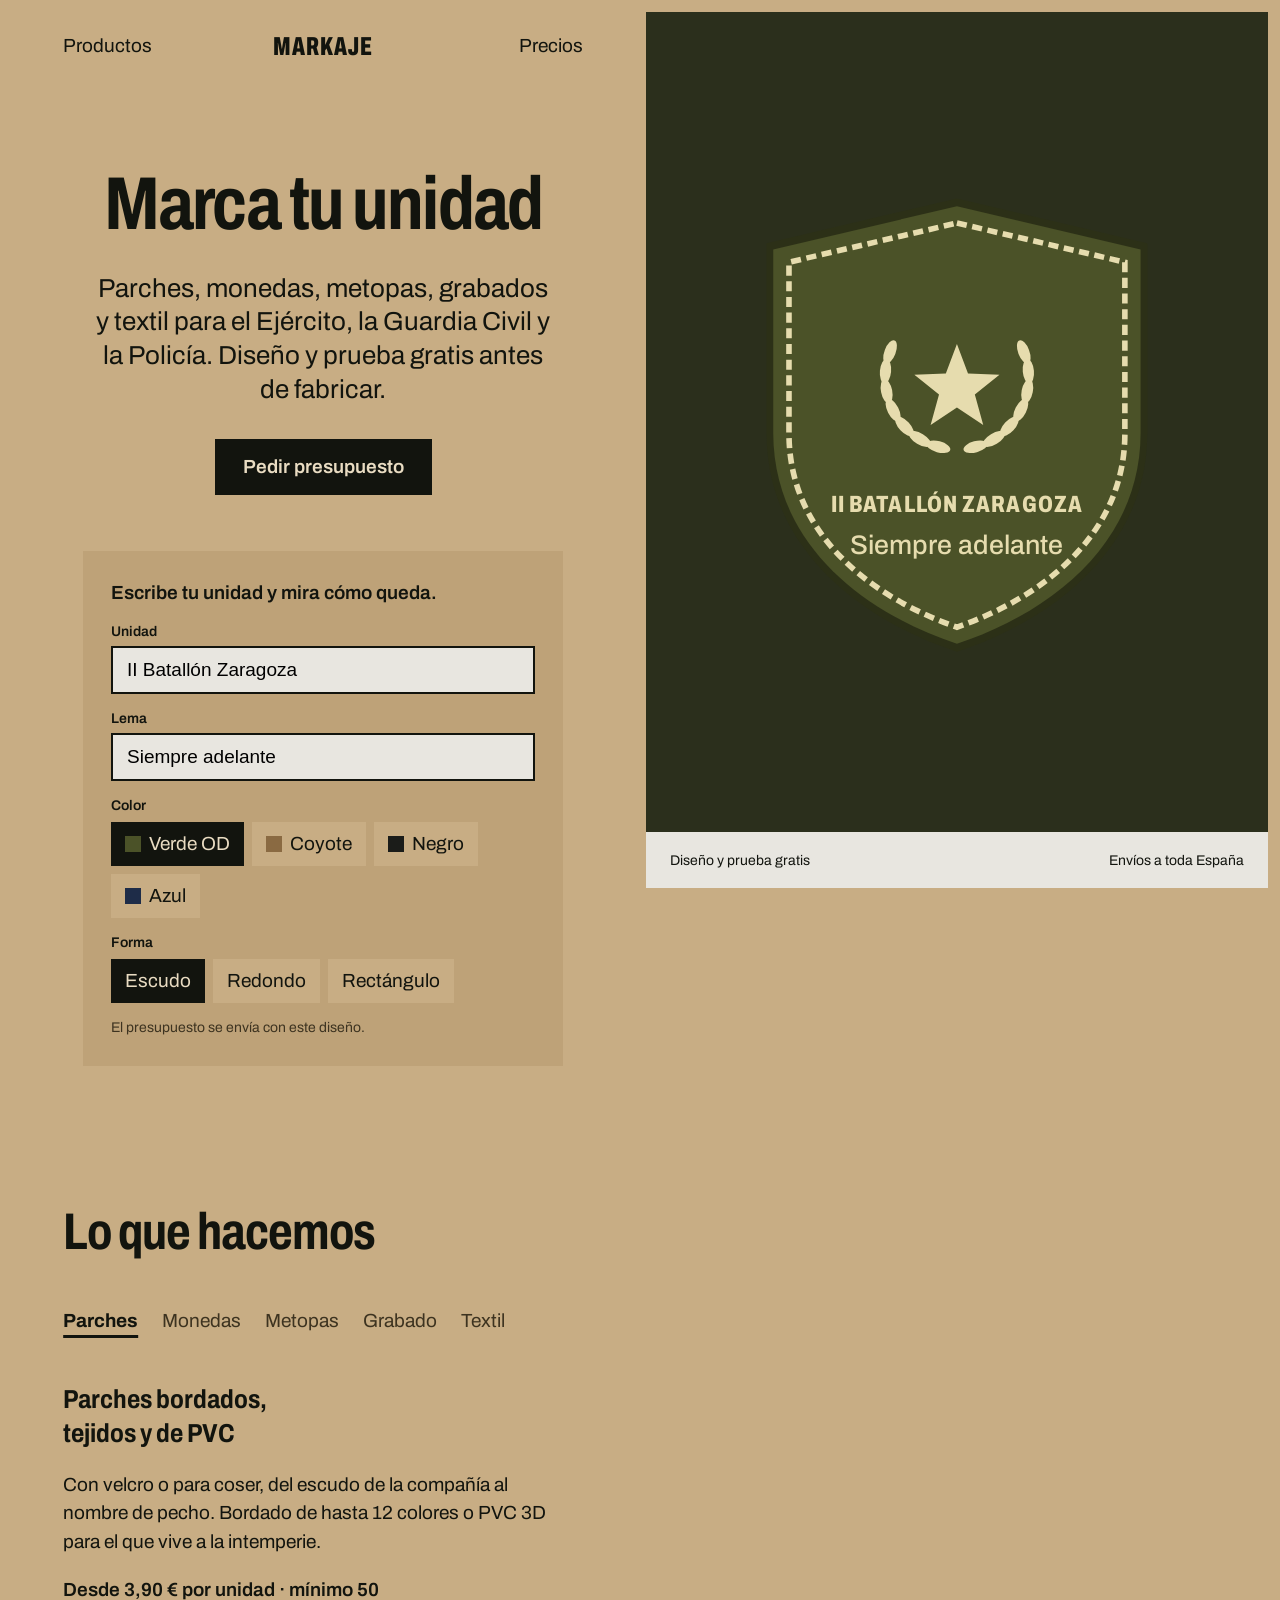
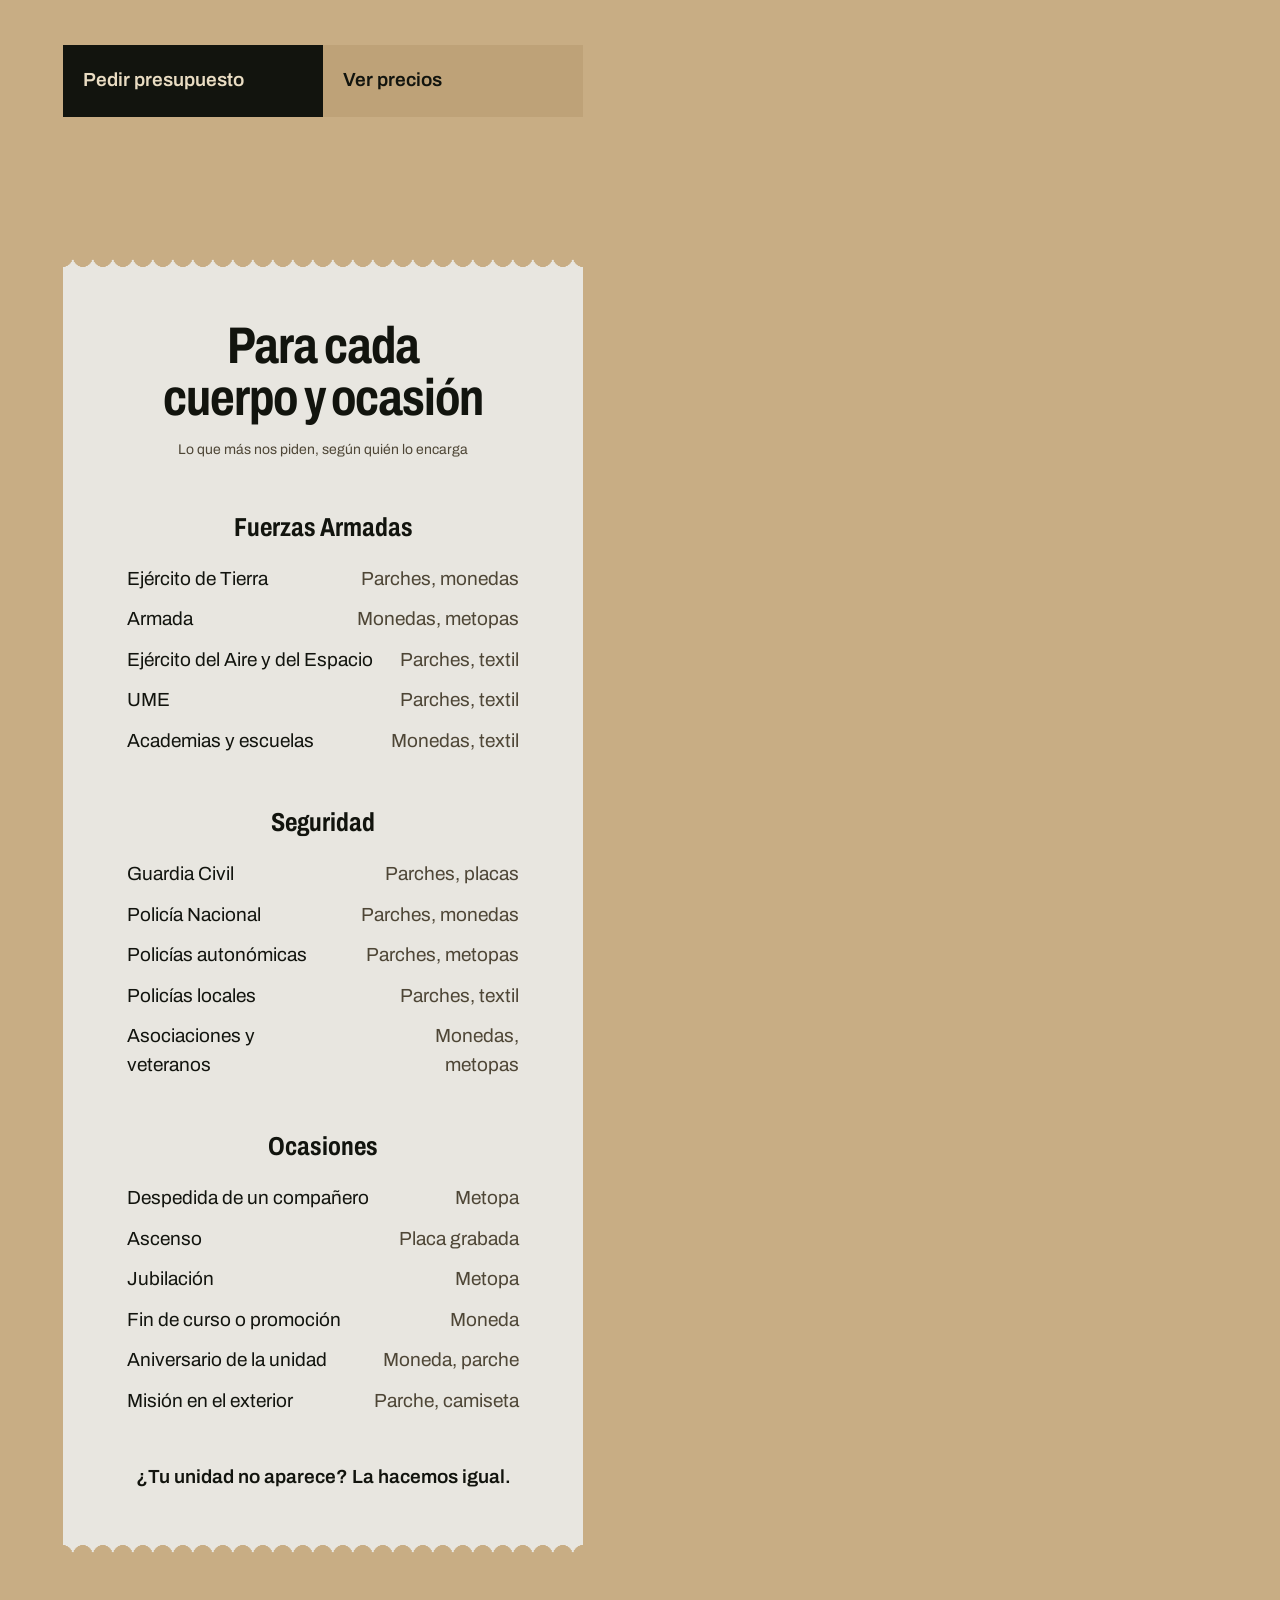
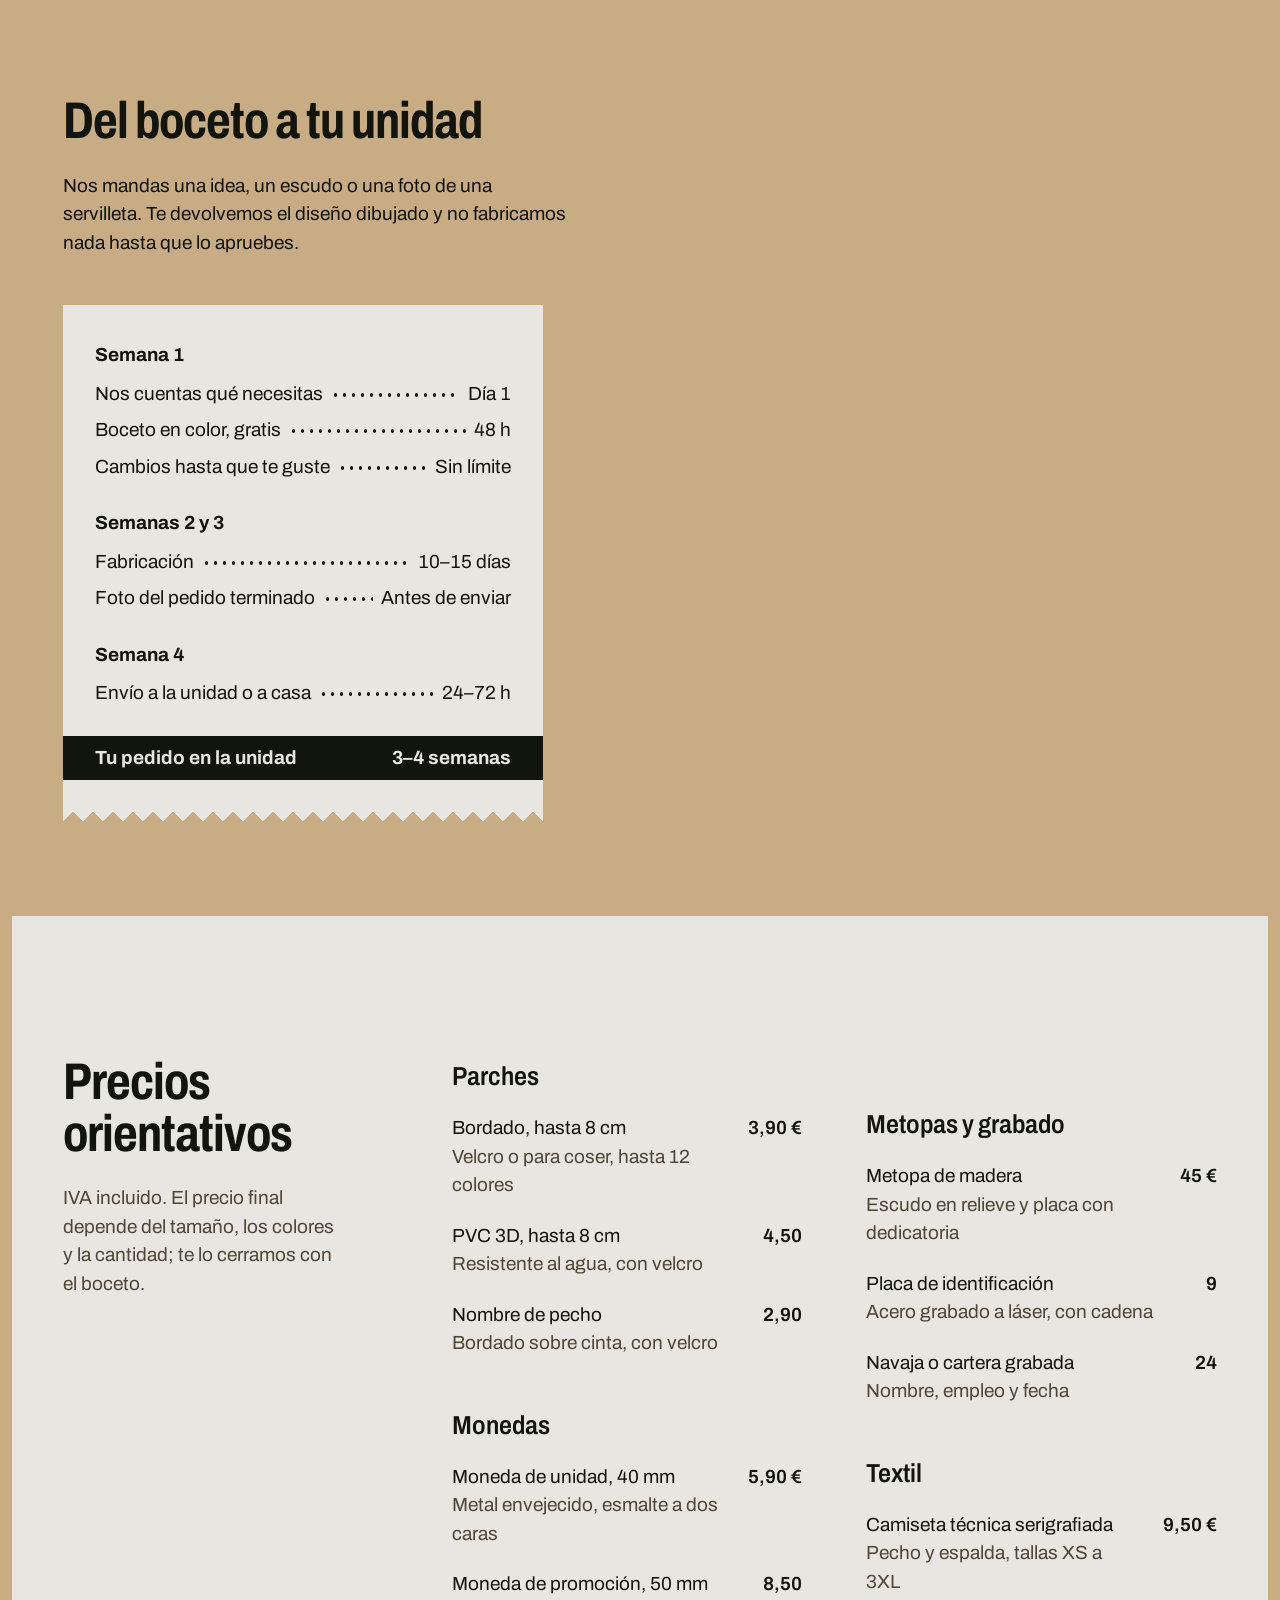
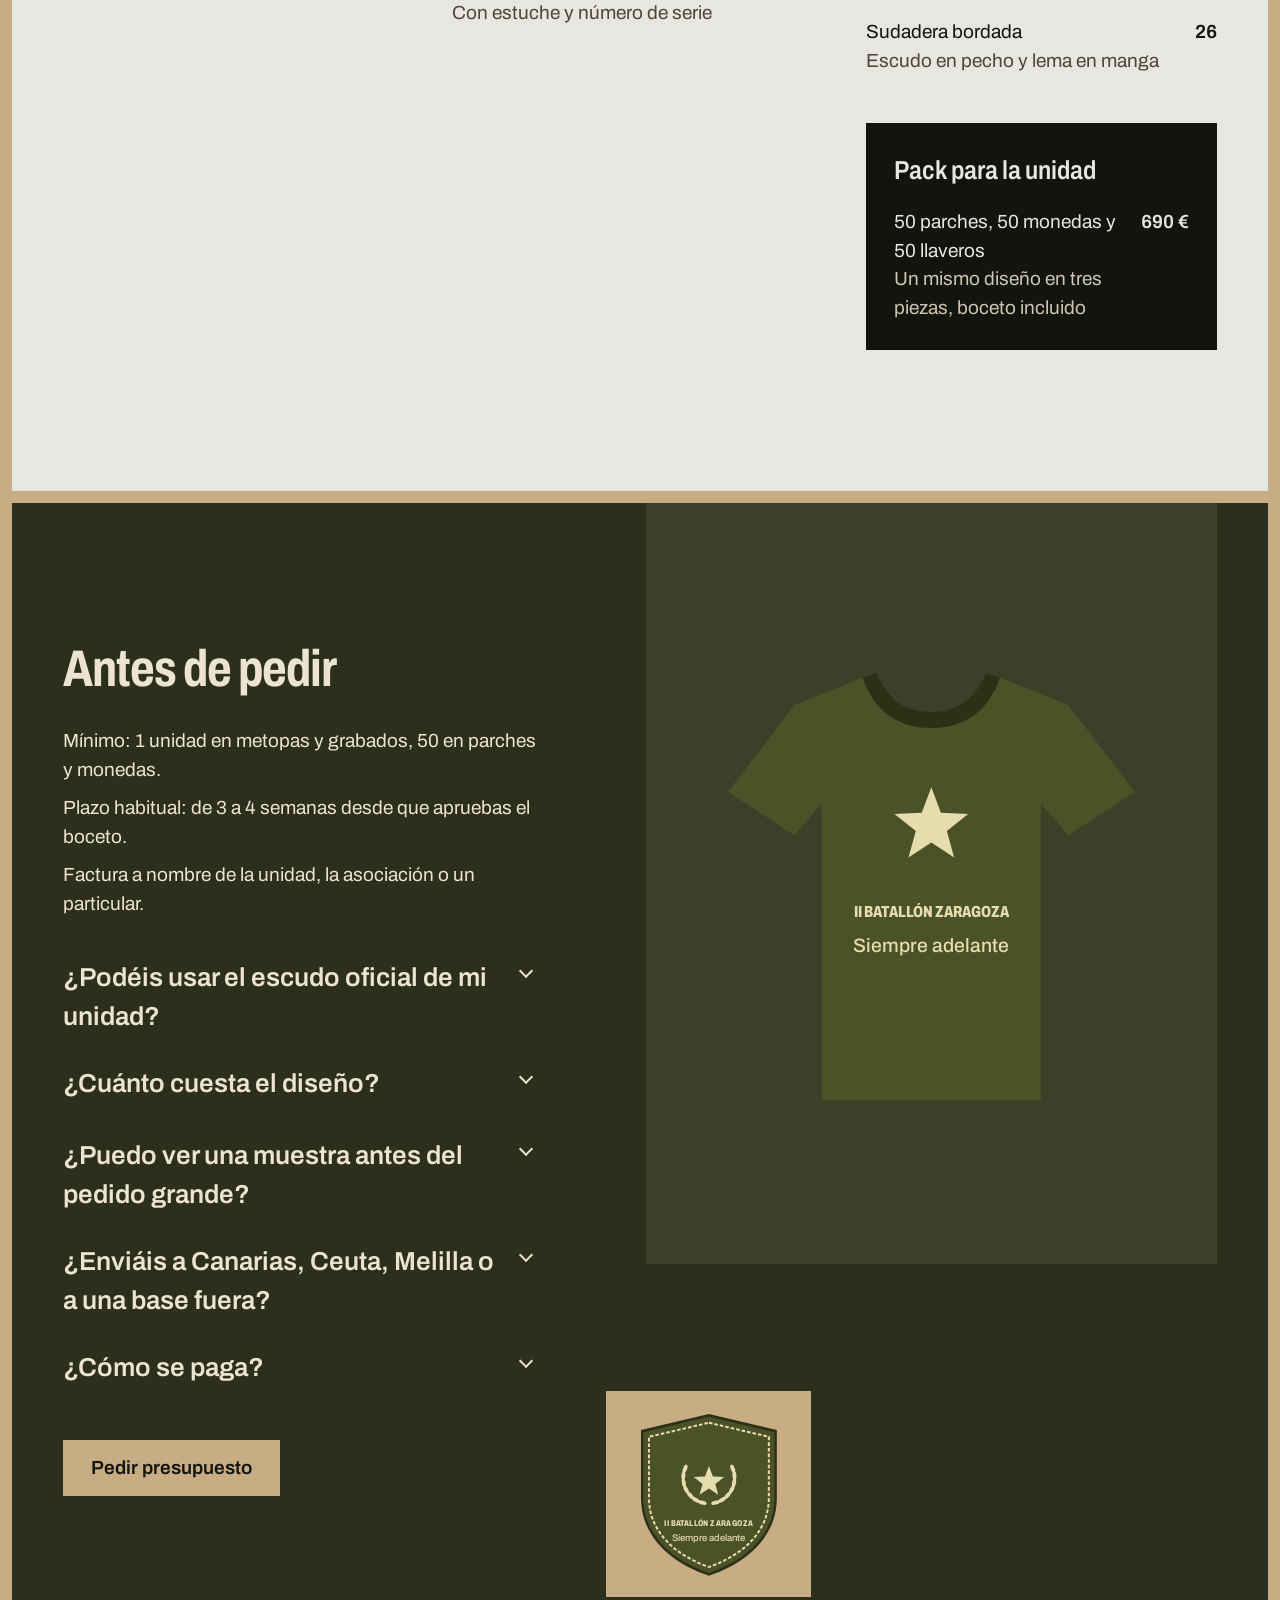
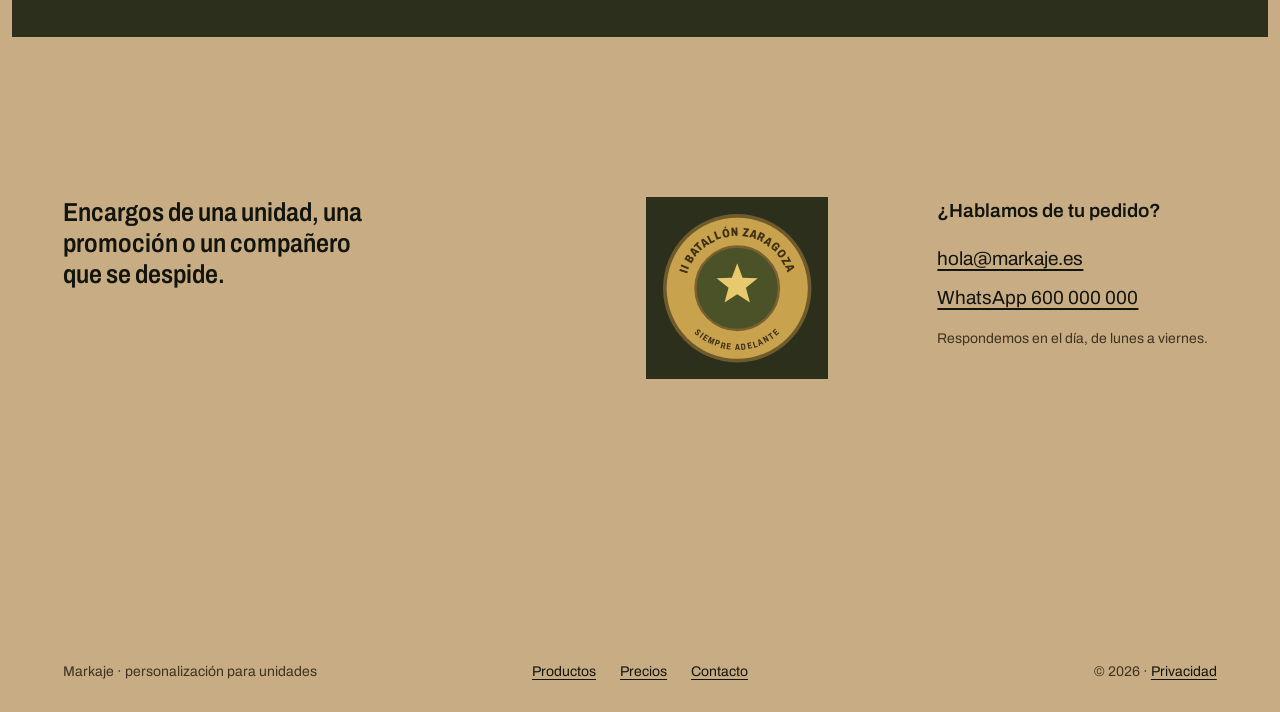
<file: markaje/index.html>
<!doctype html>
<html lang="es">
<head>
<meta charset="utf-8">
<meta name="viewport" content="width=device-width, initial-scale=1">
<title>Markaje · Parches y monedas para tu unidad</title>
<meta name="description" content="Parches, monedas, metopas, grabados y textil personalizados para el Ejército, la Guardia Civil y la Policía. Diseño y prueba gratis.">
<link rel="preconnect" href="https://fonts.googleapis.com">
<link rel="preconnect" href="https://fonts.gstatic.com" crossorigin>
<link href="https://fonts.googleapis.com/css2?family=Archivo:wdth,wght@62..125,100..900&display=swap" rel="stylesheet">
<link rel="stylesheet" href="styles.css">
<script>document.documentElement.classList.add('js')</script>
</head>
<body>

<div class="split">
  <div class="read">
    <header class="nav">
      <a href="#productos">Productos</a>
      <a class="wordmark" href="#" aria-label="Markaje, inicio">MARKAJE</a>
      <a href="#precios">Precios</a>
    </header>

    <section class="hero" data-stage="parche" aria-labelledby="h1">
      <figure class="mfig" data-obj="parche"><svg viewBox="0 0 400 440" role="img" aria-label="Parche bordado: II BATALLÓN ZARAGOZA, Siempre adelante">
  <path d="M200 20 L370 60 L370 230 C370 330 290 395 200 425 C110 395 30 330 30 230 L30 60 Z" fill="#2c3017"/>
  <path d="M200 20 L370 60 L370 230 C370 330 290 395 200 425 C110 395 30 330 30 230 L30 60 Z" fill="#4b5228" transform="translate(200 220) scale(0.965) translate(-200 -220)"/>
  <path d="M200 42 L350 77 L350 230 C350 318 280 375 200 403 C120 375 50 318 50 230 L50 77 Z" fill="none" stroke="#e6dcae" stroke-width="5" stroke-dasharray="9 5"/>
  <polygon points="200.0,150.0 209.9,176.4 238.0,177.6 216.0,195.2 223.5,222.4 200.0,206.8 176.5,222.4 184.0,195.2 162.0,177.6 190.1,176.4" fill="#e6dcae"/>
  <ellipse cx="183.4" cy="241.8" rx="11" ry="5" transform="rotate(15 183.4 241.8)" fill="#e6dcae"/><ellipse cx="167.0" cy="234.9" rx="11" ry="5" transform="rotate(31 167.0 234.9)" fill="#e6dcae"/><ellipse cx="153.2" cy="223.6" rx="11" ry="5" transform="rotate(47 153.2 223.6)" fill="#e6dcae"/><ellipse cx="143.0" cy="209.1" rx="11" ry="5" transform="rotate(63 143.0 209.1)" fill="#e6dcae"/><ellipse cx="137.2" cy="192.2" rx="11" ry="5" transform="rotate(79 137.2 192.2)" fill="#e6dcae"/><ellipse cx="136.2" cy="174.4" rx="11" ry="5" transform="rotate(95 136.2 174.4)" fill="#e6dcae"/><ellipse cx="140.3" cy="157.1" rx="11" ry="5" transform="rotate(111 140.3 157.1)" fill="#e6dcae"/><ellipse cx="216.6" cy="241.8" rx="11" ry="5" transform="rotate(165 216.6 241.8)" fill="#e6dcae"/><ellipse cx="233.0" cy="234.9" rx="11" ry="5" transform="rotate(149 233.0 234.9)" fill="#e6dcae"/><ellipse cx="246.8" cy="223.6" rx="11" ry="5" transform="rotate(133 246.8 223.6)" fill="#e6dcae"/><ellipse cx="257.0" cy="209.1" rx="11" ry="5" transform="rotate(117 257.0 209.1)" fill="#e6dcae"/><ellipse cx="262.8" cy="192.2" rx="11" ry="5" transform="rotate(101 262.8 192.2)" fill="#e6dcae"/><ellipse cx="263.8" cy="174.4" rx="11" ry="5" transform="rotate(85 263.8 174.4)" fill="#e6dcae"/><ellipse cx="259.7" cy="157.1" rx="11" ry="5" transform="rotate(69 259.7 157.1)" fill="#e6dcae"/>
  <text x="200" y="300" text-anchor="middle" fill="#e6dcae" font-family="Archivo, sans-serif" font-weight="800" font-stretch="75%" font-size="21" letter-spacing="1">II BATALLÓN ZARAGOZA</text>
  <text x="200" y="338" text-anchor="middle" fill="#e6dcae" font-family="Archivo, sans-serif" font-weight="500" font-size="24">Siempre adelante</text>
</svg></figure>
      <h1 id="h1" class="display rv">Marca tu unidad</h1>
      <p class="lead rv">Parches, monedas, metopas, grabados y textil para el Ejército, la Guardia Civil y la Policía. Diseño y prueba gratis antes de fabricar.</p>
      <a class="btn rv" id="quote" href="mailto:hola@markaje.es?subject=Presupuesto%20de%20parches">Pedir presupuesto</a>

      <form class="config rv" id="config" aria-label="Diseña tu parche">
        <p class="config-note">Escribe tu unidad y mira cómo queda.</p>
        <label class="field"><span>Unidad</span><input name="unit" maxlength="26" value="II Batallón Zaragoza" autocomplete="off"></label>
        <label class="field"><span>Lema</span><input name="motto" maxlength="30" value="Siempre adelante" autocomplete="off"></label>
        <fieldset class="chips">
          <legend>Color</legend>
          <label><input type="radio" name="colour" value="od" checked><i style="--sw:#4b5228"></i>Verde OD</label>
          <label><input type="radio" name="colour" value="coyote"><i style="--sw:#8a6a42"></i>Coyote</label>
          <label><input type="radio" name="colour" value="negro"><i style="--sw:#1b1c19"></i>Negro</label>
          <label><input type="radio" name="colour" value="azul"><i style="--sw:#1e2c48"></i>Azul</label>
        </fieldset>
        <fieldset class="chips">
          <legend>Forma</legend>
          <label><input type="radio" name="shape" value="escudo" checked>Escudo</label>
          <label><input type="radio" name="shape" value="redondo">Redondo</label>
          <label><input type="radio" name="shape" value="rectangulo">Rectángulo</label>
        </fieldset>
        <p class="config-foot">El presupuesto se envía con este diseño.</p>
      </form>
    </section>

    <section class="showcase" id="productos" data-stage="parche" aria-labelledby="h-prod">
      <figure class="mfig" data-obj="parche" id="mfig-prod"><svg viewBox="0 0 400 440" role="img" aria-label="Parche bordado: II BATALLÓN ZARAGOZA, Siempre adelante">
  <path d="M200 20 L370 60 L370 230 C370 330 290 395 200 425 C110 395 30 330 30 230 L30 60 Z" fill="#2c3017"/>
  <path d="M200 20 L370 60 L370 230 C370 330 290 395 200 425 C110 395 30 330 30 230 L30 60 Z" fill="#4b5228" transform="translate(200 220) scale(0.965) translate(-200 -220)"/>
  <path d="M200 42 L350 77 L350 230 C350 318 280 375 200 403 C120 375 50 318 50 230 L50 77 Z" fill="none" stroke="#e6dcae" stroke-width="5" stroke-dasharray="9 5"/>
  <polygon points="200.0,150.0 209.9,176.4 238.0,177.6 216.0,195.2 223.5,222.4 200.0,206.8 176.5,222.4 184.0,195.2 162.0,177.6 190.1,176.4" fill="#e6dcae"/>
  <ellipse cx="183.4" cy="241.8" rx="11" ry="5" transform="rotate(15 183.4 241.8)" fill="#e6dcae"/><ellipse cx="167.0" cy="234.9" rx="11" ry="5" transform="rotate(31 167.0 234.9)" fill="#e6dcae"/><ellipse cx="153.2" cy="223.6" rx="11" ry="5" transform="rotate(47 153.2 223.6)" fill="#e6dcae"/><ellipse cx="143.0" cy="209.1" rx="11" ry="5" transform="rotate(63 143.0 209.1)" fill="#e6dcae"/><ellipse cx="137.2" cy="192.2" rx="11" ry="5" transform="rotate(79 137.2 192.2)" fill="#e6dcae"/><ellipse cx="136.2" cy="174.4" rx="11" ry="5" transform="rotate(95 136.2 174.4)" fill="#e6dcae"/><ellipse cx="140.3" cy="157.1" rx="11" ry="5" transform="rotate(111 140.3 157.1)" fill="#e6dcae"/><ellipse cx="216.6" cy="241.8" rx="11" ry="5" transform="rotate(165 216.6 241.8)" fill="#e6dcae"/><ellipse cx="233.0" cy="234.9" rx="11" ry="5" transform="rotate(149 233.0 234.9)" fill="#e6dcae"/><ellipse cx="246.8" cy="223.6" rx="11" ry="5" transform="rotate(133 246.8 223.6)" fill="#e6dcae"/><ellipse cx="257.0" cy="209.1" rx="11" ry="5" transform="rotate(117 257.0 209.1)" fill="#e6dcae"/><ellipse cx="262.8" cy="192.2" rx="11" ry="5" transform="rotate(101 262.8 192.2)" fill="#e6dcae"/><ellipse cx="263.8" cy="174.4" rx="11" ry="5" transform="rotate(85 263.8 174.4)" fill="#e6dcae"/><ellipse cx="259.7" cy="157.1" rx="11" ry="5" transform="rotate(69 259.7 157.1)" fill="#e6dcae"/>
  <text x="200" y="300" text-anchor="middle" fill="#e6dcae" font-family="Archivo, sans-serif" font-weight="800" font-stretch="75%" font-size="21" letter-spacing="1">II BATALLÓN ZARAGOZA</text>
  <text x="200" y="338" text-anchor="middle" fill="#e6dcae" font-family="Archivo, sans-serif" font-weight="500" font-size="24">Siempre adelante</text>
</svg></figure>
      <h2 id="h-prod" class="head rv">Lo que hacemos</h2>
      <div class="tabs rv" role="tablist" aria-label="Productos">
        <button role="tab" aria-selected="true" data-kind="parche">Parches</button>
        <button role="tab" aria-selected="false" data-kind="moneda">Monedas</button>
        <button role="tab" aria-selected="false" data-kind="metopa">Metopas</button>
        <button role="tab" aria-selected="false" data-kind="placa">Grabado</button>
        <button role="tab" aria-selected="false" data-kind="camiseta">Textil</button>
      </div>
      <div class="prod rv" role="tabpanel" aria-live="polite">
        <h3 class="lead" id="prod-title">Parches bordados, tejidos y de PVC</h3>
        <p id="prod-text">Con velcro o para coser, del escudo de la compañía al nombre de pecho. Bordado de hasta 12 colores o PVC 3D para el que vive a la intemperie.</p>
        <p class="price" id="prod-price">Desde 3,90 € por unidad · mínimo 50</p>
      </div>
      <div class="cells rv">
        <a class="cell ink" href="#contacto">Pedir presupuesto</a>
        <a class="cell tone" href="#precios">Ver precios</a>
      </div>
    </section>

    <section class="list" data-stage="moneda" aria-labelledby="h-list">
      <figure class="mfig" data-obj="moneda"><svg viewBox="0 0 400 440" role="img" aria-label="Moneda de unidad: II BATALLÓN ZARAGOZA">
  <defs><path id="arcT" d="M70 220 A130 130 0 0 1 330 220"/><path id="arcB" d="M62 220 A138 138 0 0 0 338 220"/></defs>
  <circle cx="200" cy="220" r="185" fill="#6f5a2c"/>
  <circle cx="200" cy="220" r="176" fill="#c9a24e"/>
  <circle cx="200" cy="220" r="104" fill="#4b5228"/>
  <circle cx="200" cy="220" r="104" fill="none" stroke="#7a6230" stroke-width="6"/>
  <polygon points="200.0,158.0 213.3,193.7 251.4,195.3 221.6,219.0 231.7,255.7 200.0,234.7 168.3,255.7 178.4,219.0 148.6,195.3 186.7,193.7" fill="#e9c96e"/>
  <text font-family="Archivo, sans-serif" font-weight="800" font-stretch="75%" font-size="30" fill="#3d3015" letter-spacing="2"><textPath href="#arcT" startOffset="50%" text-anchor="middle">II BATALLÓN ZARAGOZA</textPath></text>
  <text font-family="Archivo, sans-serif" font-weight="700" font-stretch="75%" font-size="22" fill="#3d3015" letter-spacing="2"><textPath href="#arcB" startOffset="50%" text-anchor="middle" dominant-baseline="hanging">SIEMPRE ADELANTE</textPath></text>
</svg></figure>
      <div class="sheet rv">
        <h2 id="h-list" class="head">Para cada cuerpo y ocasión</h2>
        <p class="sheet-note">Lo que más nos piden, según quién lo encarga</p>
        <div class="group">
          <h3>Fuerzas Armadas</h3>
          <ul>
            <li><span>Ejército de Tierra</span><span>Parches, monedas</span></li>
            <li><span>Armada</span><span>Monedas, metopas</span></li>
            <li><span>Ejército del Aire y del Espacio</span><span>Parches, textil</span></li>
            <li><span>UME</span><span>Parches, textil</span></li>
            <li><span>Academias y escuelas</span><span>Monedas, textil</span></li>
          </ul>
        </div>
        <div class="group">
          <h3>Seguridad</h3>
          <ul>
            <li><span>Guardia Civil</span><span>Parches, placas</span></li>
            <li><span>Policía Nacional</span><span>Parches, monedas</span></li>
            <li><span>Policías autonómicas</span><span>Parches, metopas</span></li>
            <li><span>Policías locales</span><span>Parches, textil</span></li>
            <li><span>Asociaciones y veteranos</span><span>Monedas, metopas</span></li>
          </ul>
        </div>
        <div class="group">
          <h3>Ocasiones</h3>
          <ul>
            <li><span>Despedida de un compañero</span><span>Metopa</span></li>
            <li><span>Ascenso</span><span>Placa grabada</span></li>
            <li><span>Jubilación</span><span>Metopa</span></li>
            <li><span>Fin de curso o promoción</span><span>Moneda</span></li>
            <li><span>Aniversario de la unidad</span><span>Moneda, parche</span></li>
            <li><span>Misión en el exterior</span><span>Parche, camiseta</span></li>
          </ul>
        </div>
        <p class="sheet-foot">¿Tu unidad no aparece? La hacemos igual.</p>
      </div>
    </section>

    <section class="how" data-stage="metopa" aria-labelledby="h-how">
      <figure class="mfig" data-obj="metopa"><svg viewBox="0 0 400 440" role="img" aria-label="Metopa de madera con placa grabada: II Batallón Zaragoza">
  <path d="M60 30 H340 V300 C340 360 280 400 200 420 C120 400 60 360 60 300 Z" fill="#5a3a1e"/>
  <path d="M76 46 H324 V296 C324 348 272 382 200 400 C128 382 76 348 76 296 Z" fill="#7b5230"/>
  <circle cx="200" cy="150" r="74" fill="#c9a24e"/>
  <circle cx="200" cy="150" r="64" fill="#b58f3e"/>
  <polygon points="200.0,104.0 211.4,134.4 243.7,135.8 218.4,156.0 227.0,187.2 200.0,169.3 173.0,187.2 181.6,156.0 156.3,135.8 188.6,134.4" fill="#ecd18a"/>
  <rect x="96" y="262" width="208" height="76" fill="#d9c08a"/>
  <text x="200" y="295" text-anchor="middle" font-family="Archivo, sans-serif" font-weight="700" font-size="15" fill="#2b2112">II Batallón Zaragoza</text>
  <text x="200" y="322" text-anchor="middle" font-family="Archivo, sans-serif" font-size="15" fill="#2b2112">Siempre adelante</text>
</svg></figure>
      <div class="how-head rv">
        <h2 id="h-how" class="head">Del boceto a tu unidad</h2>
        <p>Nos mandas una idea, un escudo o una foto de una servilleta. Te devolvemos el diseño dibujado y no fabricamos nada hasta que lo apruebes.</p>
      </div>
      <div class="slip rv">
        <h3>Semana 1</h3>
        <ul>
          <li><span>Nos cuentas qué necesitas</span><i></i><span>Día 1</span></li>
          <li><span>Boceto en color, gratis</span><i></i><span>48 h</span></li>
          <li><span>Cambios hasta que te guste</span><i></i><span>Sin límite</span></li>
        </ul>
        <h3>Semanas 2 y 3</h3>
        <ul>
          <li><span>Fabricación</span><i></i><span>10–15 días</span></li>
          <li><span>Foto del pedido terminado</span><i></i><span>Antes de enviar</span></li>
        </ul>
        <h3>Semana 4</h3>
        <ul>
          <li><span>Envío a la unidad o a casa</span><i></i><span>24–72 h</span></li>
        </ul>
        <p class="slip-total"><span>Tu pedido en la unidad</span><span>3–4 semanas</span></p>
      </div>
    </section>
  </div>

  <aside class="stage" aria-label="Vista previa">
    <div class="stage-objs">
      <figure class="layer on" data-kind="parche" data-obj="parche"><svg viewBox="0 0 400 440" role="img" aria-label="Parche bordado: II BATALLÓN ZARAGOZA, Siempre adelante">
  <path d="M200 20 L370 60 L370 230 C370 330 290 395 200 425 C110 395 30 330 30 230 L30 60 Z" fill="#2c3017"/>
  <path d="M200 20 L370 60 L370 230 C370 330 290 395 200 425 C110 395 30 330 30 230 L30 60 Z" fill="#4b5228" transform="translate(200 220) scale(0.965) translate(-200 -220)"/>
  <path d="M200 42 L350 77 L350 230 C350 318 280 375 200 403 C120 375 50 318 50 230 L50 77 Z" fill="none" stroke="#e6dcae" stroke-width="5" stroke-dasharray="9 5"/>
  <polygon points="200.0,150.0 209.9,176.4 238.0,177.6 216.0,195.2 223.5,222.4 200.0,206.8 176.5,222.4 184.0,195.2 162.0,177.6 190.1,176.4" fill="#e6dcae"/>
  <ellipse cx="183.4" cy="241.8" rx="11" ry="5" transform="rotate(15 183.4 241.8)" fill="#e6dcae"/><ellipse cx="167.0" cy="234.9" rx="11" ry="5" transform="rotate(31 167.0 234.9)" fill="#e6dcae"/><ellipse cx="153.2" cy="223.6" rx="11" ry="5" transform="rotate(47 153.2 223.6)" fill="#e6dcae"/><ellipse cx="143.0" cy="209.1" rx="11" ry="5" transform="rotate(63 143.0 209.1)" fill="#e6dcae"/><ellipse cx="137.2" cy="192.2" rx="11" ry="5" transform="rotate(79 137.2 192.2)" fill="#e6dcae"/><ellipse cx="136.2" cy="174.4" rx="11" ry="5" transform="rotate(95 136.2 174.4)" fill="#e6dcae"/><ellipse cx="140.3" cy="157.1" rx="11" ry="5" transform="rotate(111 140.3 157.1)" fill="#e6dcae"/><ellipse cx="216.6" cy="241.8" rx="11" ry="5" transform="rotate(165 216.6 241.8)" fill="#e6dcae"/><ellipse cx="233.0" cy="234.9" rx="11" ry="5" transform="rotate(149 233.0 234.9)" fill="#e6dcae"/><ellipse cx="246.8" cy="223.6" rx="11" ry="5" transform="rotate(133 246.8 223.6)" fill="#e6dcae"/><ellipse cx="257.0" cy="209.1" rx="11" ry="5" transform="rotate(117 257.0 209.1)" fill="#e6dcae"/><ellipse cx="262.8" cy="192.2" rx="11" ry="5" transform="rotate(101 262.8 192.2)" fill="#e6dcae"/><ellipse cx="263.8" cy="174.4" rx="11" ry="5" transform="rotate(85 263.8 174.4)" fill="#e6dcae"/><ellipse cx="259.7" cy="157.1" rx="11" ry="5" transform="rotate(69 259.7 157.1)" fill="#e6dcae"/>
  <text x="200" y="300" text-anchor="middle" fill="#e6dcae" font-family="Archivo, sans-serif" font-weight="800" font-stretch="75%" font-size="21" letter-spacing="1">II BATALLÓN ZARAGOZA</text>
  <text x="200" y="338" text-anchor="middle" fill="#e6dcae" font-family="Archivo, sans-serif" font-weight="500" font-size="24">Siempre adelante</text>
</svg></figure>
      <figure class="layer" data-kind="moneda" data-obj="moneda"><svg viewBox="0 0 400 440" role="img" aria-label="Moneda de unidad: II BATALLÓN ZARAGOZA">
  <defs><path id="arcT" d="M70 220 A130 130 0 0 1 330 220"/><path id="arcB" d="M62 220 A138 138 0 0 0 338 220"/></defs>
  <circle cx="200" cy="220" r="185" fill="#6f5a2c"/>
  <circle cx="200" cy="220" r="176" fill="#c9a24e"/>
  <circle cx="200" cy="220" r="104" fill="#4b5228"/>
  <circle cx="200" cy="220" r="104" fill="none" stroke="#7a6230" stroke-width="6"/>
  <polygon points="200.0,158.0 213.3,193.7 251.4,195.3 221.6,219.0 231.7,255.7 200.0,234.7 168.3,255.7 178.4,219.0 148.6,195.3 186.7,193.7" fill="#e9c96e"/>
  <text font-family="Archivo, sans-serif" font-weight="800" font-stretch="75%" font-size="30" fill="#3d3015" letter-spacing="2"><textPath href="#arcT" startOffset="50%" text-anchor="middle">II BATALLÓN ZARAGOZA</textPath></text>
  <text font-family="Archivo, sans-serif" font-weight="700" font-stretch="75%" font-size="22" fill="#3d3015" letter-spacing="2"><textPath href="#arcB" startOffset="50%" text-anchor="middle" dominant-baseline="hanging">SIEMPRE ADELANTE</textPath></text>
</svg></figure>
      <figure class="layer" data-kind="metopa" data-obj="metopa"><svg viewBox="0 0 400 440" role="img" aria-label="Metopa de madera con placa grabada: II Batallón Zaragoza">
  <path d="M60 30 H340 V300 C340 360 280 400 200 420 C120 400 60 360 60 300 Z" fill="#5a3a1e"/>
  <path d="M76 46 H324 V296 C324 348 272 382 200 400 C128 382 76 348 76 296 Z" fill="#7b5230"/>
  <circle cx="200" cy="150" r="74" fill="#c9a24e"/>
  <circle cx="200" cy="150" r="64" fill="#b58f3e"/>
  <polygon points="200.0,104.0 211.4,134.4 243.7,135.8 218.4,156.0 227.0,187.2 200.0,169.3 173.0,187.2 181.6,156.0 156.3,135.8 188.6,134.4" fill="#ecd18a"/>
  <rect x="96" y="262" width="208" height="76" fill="#d9c08a"/>
  <text x="200" y="295" text-anchor="middle" font-family="Archivo, sans-serif" font-weight="700" font-size="15" fill="#2b2112">II Batallón Zaragoza</text>
  <text x="200" y="322" text-anchor="middle" font-family="Archivo, sans-serif" font-size="15" fill="#2b2112">Siempre adelante</text>
</svg></figure>
      <figure class="layer" data-kind="placa" data-obj="placa"><svg viewBox="0 0 400 440" role="img" aria-label="Placa grabada: II BATALLÓN ZARAGOZA">
  <path d="M180 30 C140 70 150 120 168 150" fill="none" stroke="#8e8e86" stroke-width="5" stroke-dasharray="2 7" stroke-linecap="round"/>
  <rect x="70" y="140" width="260" height="170" rx="40" fill="#9da09a"/>
  <rect x="80" y="150" width="240" height="150" rx="32" fill="#c3c6bf"/>
  <circle cx="200" cy="168" r="9" fill="#8e8e86"/>
  <text x="104" y="222" font-family="Archivo, sans-serif" font-weight="700" font-stretch="75%" font-size="15" fill="#3c3e39" letter-spacing="1">II BATALLÓN ZARAGOZA</text>
  <text x="104" y="254" font-family="Archivo, sans-serif" font-weight="500" font-stretch="75%" font-size="19" fill="#3c3e39" letter-spacing="1">SIEMPRE ADELANTE</text>
  <text x="104" y="282" font-family="Archivo, sans-serif" font-weight="500" font-stretch="75%" font-size="18" fill="#3c3e39" letter-spacing="1">ESPAÑA</text>
</svg></figure>
      <figure class="layer" data-kind="camiseta" data-obj="camiseta"><svg viewBox="0 0 400 440" role="img" aria-label="Camiseta serigrafiada: II BATALLÓN ZARAGOZA">
  <path d="M140 40 L80 64 L22 140 L80 178 L104 150 L104 410 H296 V150 L320 178 L378 140 L320 64 L260 40 C250 70 228 84 200 84 C172 84 150 70 140 40 Z" fill="#4b5228"/>
  <path d="M140 40 C150 70 172 84 200 84 C228 84 250 70 260 40 L248 36 C238 60 222 70 200 70 C178 70 162 60 152 36 Z" fill="#2c3017"/>
  <polygon points="200.0,136.0 208.4,158.4 232.3,159.5 213.6,174.4 220.0,197.5 200.0,184.3 180.0,197.5 186.4,174.4 167.7,159.5 191.6,158.4" fill="#e6dcae"/>
  <text x="200" y="250" text-anchor="middle" font-family="Archivo, sans-serif" font-weight="800" font-stretch="75%" font-size="14" fill="#e6dcae">II BATALLÓN ZARAGOZA</text>
  <text x="200" y="280" text-anchor="middle" font-family="Archivo, sans-serif" font-weight="500" font-size="17" fill="#e6dcae">Siempre adelante</text>
</svg></figure>
    </div>
    <p class="stage-bar"><span>Diseño y prueba gratis</span><span>Envíos a toda España</span></p>
  </aside>
</div>

<section class="pricing" id="precios" aria-labelledby="h-price">
  <div class="pricing-side rv">
    <h2 id="h-price" class="head">Precios orientativos</h2>
    <p>IVA incluido. El precio final depende del tamaño, los colores y la cantidad; te lo cerramos con el boceto.</p>
  </div>
  <div class="pricing-cols">
    <div class="pgroup rv">
      <h3>Parches</h3>
      <ul>
        <li><div><span>Bordado, hasta 8 cm</span><small>Velcro o para coser, hasta 12 colores</small></div><b>3,90 €</b></li>
        <li><div><span>PVC 3D, hasta 8 cm</span><small>Resistente al agua, con velcro</small></div><b>4,50</b></li>
        <li><div><span>Nombre de pecho</span><small>Bordado sobre cinta, con velcro</small></div><b>2,90</b></li>
      </ul>
    </div>
    <div class="pgroup rv">
      <h3>Monedas</h3>
      <ul>
        <li><div><span>Moneda de unidad, 40 mm</span><small>Metal envejecido, esmalte a dos caras</small></div><b>5,90 €</b></li>
        <li><div><span>Moneda de promoción, 50 mm</span><small>Con estuche y número de serie</small></div><b>8,50</b></li>
      </ul>
    </div>
    <div class="pgroup rv">
      <h3>Metopas y grabado</h3>
      <ul>
        <li><div><span>Metopa de madera</span><small>Escudo en relieve y placa con dedicatoria</small></div><b>45 €</b></li>
        <li><div><span>Placa de identificación</span><small>Acero grabado a láser, con cadena</small></div><b>9</b></li>
        <li><div><span>Navaja o cartera grabada</span><small>Nombre, empleo y fecha</small></div><b>24</b></li>
      </ul>
    </div>
    <div class="pgroup rv">
      <h3>Textil</h3>
      <ul>
        <li><div><span>Camiseta técnica serigrafiada</span><small>Pecho y espalda, tallas XS a 3XL</small></div><b>9,50 €</b></li>
        <li><div><span>Sudadera bordada</span><small>Escudo en pecho y lema en manga</small></div><b>26</b></li>
      </ul>
    </div>
    <div class="pgroup pack rv">
      <h3>Pack para la unidad</h3>
      <ul>
        <li><div><span>50 parches, 50 monedas y 50 llaveros</span><small>Un mismo diseño en tres piezas, boceto incluido</small></div><b>690 €</b></li>
      </ul>
    </div>
  </div>
</section>

<section class="faq" aria-labelledby="h-faq">
  <div class="faq-text">
    <h2 id="h-faq" class="head rv">Antes de pedir</h2>
    <ul class="facts rv">
      <li>Mínimo: 1 unidad en metopas y grabados, 50 en parches y monedas.</li>
      <li>Plazo habitual: de 3 a 4 semanas desde que apruebas el boceto.</li>
      <li>Factura a nombre de la unidad, la asociación o un particular.</li>
    </ul>
    <div class="qa rv">
      <details>
        <summary>¿Podéis usar el escudo oficial de mi unidad?</summary>
        <p>Sí, cuando el pedido lo hace la propia unidad o cuenta con su autorización. Para regalos particulares te proponemos un diseño propio que no reproduzca emblemas oficiales.</p>
      </details>
      <details>
        <summary>¿Cuánto cuesta el diseño?</summary>
        <p>Nada. El boceto y los cambios van incluidos, aunque al final no hagas el pedido.</p>
      </details>
      <details>
        <summary>¿Puedo ver una muestra antes del pedido grande?</summary>
        <p>Antes de enviar te mandamos una foto del pedido terminado. En monedas y parches podemos fabricar una muestra física con un pequeño coste que se descuenta del pedido.</p>
      </details>
      <details>
        <summary>¿Enviáis a Canarias, Ceuta, Melilla o a una base fuera?</summary>
        <p>A toda España sí, con los trámites de aduana para Canarias, Ceuta y Melilla incluidos. Para bases en el exterior, escríbenos y buscamos la mejor vía.</p>
      </details>
      <details>
        <summary>¿Cómo se paga?</summary>
        <p>Por transferencia o tarjeta: la mitad al aprobar el boceto y el resto antes del envío.</p>
      </details>
    </div>
    <a class="btn rv" href="#contacto">Pedir presupuesto</a>
  </div>
  <div class="faq-figs">
    <figure class="tall rv" data-obj="camiseta"><svg viewBox="0 0 400 440" role="img" aria-label="Camiseta serigrafiada: II BATALLÓN ZARAGOZA">
  <path d="M140 40 L80 64 L22 140 L80 178 L104 150 L104 410 H296 V150 L320 178 L378 140 L320 64 L260 40 C250 70 228 84 200 84 C172 84 150 70 140 40 Z" fill="#4b5228"/>
  <path d="M140 40 C150 70 172 84 200 84 C228 84 250 70 260 40 L248 36 C238 60 222 70 200 70 C178 70 162 60 152 36 Z" fill="#2c3017"/>
  <polygon points="200.0,136.0 208.4,158.4 232.3,159.5 213.6,174.4 220.0,197.5 200.0,184.3 180.0,197.5 186.4,174.4 167.7,159.5 191.6,158.4" fill="#e6dcae"/>
  <text x="200" y="250" text-anchor="middle" font-family="Archivo, sans-serif" font-weight="800" font-stretch="75%" font-size="14" fill="#e6dcae">II BATALLÓN ZARAGOZA</text>
  <text x="200" y="280" text-anchor="middle" font-family="Archivo, sans-serif" font-weight="500" font-size="17" fill="#e6dcae">Siempre adelante</text>
</svg></figure>
    <figure class="sq rv" data-obj="parche"><svg viewBox="0 0 400 440" role="img" aria-label="Parche bordado: II BATALLÓN ZARAGOZA, Siempre adelante">
  <path d="M200 20 L370 60 L370 230 C370 330 290 395 200 425 C110 395 30 330 30 230 L30 60 Z" fill="#2c3017"/>
  <path d="M200 20 L370 60 L370 230 C370 330 290 395 200 425 C110 395 30 330 30 230 L30 60 Z" fill="#4b5228" transform="translate(200 220) scale(0.965) translate(-200 -220)"/>
  <path d="M200 42 L350 77 L350 230 C350 318 280 375 200 403 C120 375 50 318 50 230 L50 77 Z" fill="none" stroke="#e6dcae" stroke-width="5" stroke-dasharray="9 5"/>
  <polygon points="200.0,150.0 209.9,176.4 238.0,177.6 216.0,195.2 223.5,222.4 200.0,206.8 176.5,222.4 184.0,195.2 162.0,177.6 190.1,176.4" fill="#e6dcae"/>
  <ellipse cx="183.4" cy="241.8" rx="11" ry="5" transform="rotate(15 183.4 241.8)" fill="#e6dcae"/><ellipse cx="167.0" cy="234.9" rx="11" ry="5" transform="rotate(31 167.0 234.9)" fill="#e6dcae"/><ellipse cx="153.2" cy="223.6" rx="11" ry="5" transform="rotate(47 153.2 223.6)" fill="#e6dcae"/><ellipse cx="143.0" cy="209.1" rx="11" ry="5" transform="rotate(63 143.0 209.1)" fill="#e6dcae"/><ellipse cx="137.2" cy="192.2" rx="11" ry="5" transform="rotate(79 137.2 192.2)" fill="#e6dcae"/><ellipse cx="136.2" cy="174.4" rx="11" ry="5" transform="rotate(95 136.2 174.4)" fill="#e6dcae"/><ellipse cx="140.3" cy="157.1" rx="11" ry="5" transform="rotate(111 140.3 157.1)" fill="#e6dcae"/><ellipse cx="216.6" cy="241.8" rx="11" ry="5" transform="rotate(165 216.6 241.8)" fill="#e6dcae"/><ellipse cx="233.0" cy="234.9" rx="11" ry="5" transform="rotate(149 233.0 234.9)" fill="#e6dcae"/><ellipse cx="246.8" cy="223.6" rx="11" ry="5" transform="rotate(133 246.8 223.6)" fill="#e6dcae"/><ellipse cx="257.0" cy="209.1" rx="11" ry="5" transform="rotate(117 257.0 209.1)" fill="#e6dcae"/><ellipse cx="262.8" cy="192.2" rx="11" ry="5" transform="rotate(101 262.8 192.2)" fill="#e6dcae"/><ellipse cx="263.8" cy="174.4" rx="11" ry="5" transform="rotate(85 263.8 174.4)" fill="#e6dcae"/><ellipse cx="259.7" cy="157.1" rx="11" ry="5" transform="rotate(69 259.7 157.1)" fill="#e6dcae"/>
  <text x="200" y="300" text-anchor="middle" fill="#e6dcae" font-family="Archivo, sans-serif" font-weight="800" font-stretch="75%" font-size="21" letter-spacing="1">II BATALLÓN ZARAGOZA</text>
  <text x="200" y="338" text-anchor="middle" fill="#e6dcae" font-family="Archivo, sans-serif" font-weight="500" font-size="24">Siempre adelante</text>
</svg></figure>
  </div>
</section>

<section class="contact" id="contacto" aria-labelledby="h-contact">
  <p class="statement rv">Encargos de una unidad, una promoción o un compañero que se despide.</p>
  <figure class="contact-fig rv" data-obj="moneda"><svg viewBox="0 0 400 440" role="img" aria-label="Moneda de unidad: II BATALLÓN ZARAGOZA">
  <defs><path id="arcT" d="M70 220 A130 130 0 0 1 330 220"/><path id="arcB" d="M62 220 A138 138 0 0 0 338 220"/></defs>
  <circle cx="200" cy="220" r="185" fill="#6f5a2c"/>
  <circle cx="200" cy="220" r="176" fill="#c9a24e"/>
  <circle cx="200" cy="220" r="104" fill="#4b5228"/>
  <circle cx="200" cy="220" r="104" fill="none" stroke="#7a6230" stroke-width="6"/>
  <polygon points="200.0,158.0 213.3,193.7 251.4,195.3 221.6,219.0 231.7,255.7 200.0,234.7 168.3,255.7 178.4,219.0 148.6,195.3 186.7,193.7" fill="#e9c96e"/>
  <text font-family="Archivo, sans-serif" font-weight="800" font-stretch="75%" font-size="30" fill="#3d3015" letter-spacing="2"><textPath href="#arcT" startOffset="50%" text-anchor="middle">II BATALLÓN ZARAGOZA</textPath></text>
  <text font-family="Archivo, sans-serif" font-weight="700" font-stretch="75%" font-size="22" fill="#3d3015" letter-spacing="2"><textPath href="#arcB" startOffset="50%" text-anchor="middle" dominant-baseline="hanging">SIEMPRE ADELANTE</textPath></text>
</svg></figure>
  <div class="contact-links rv">
    <h2 id="h-contact">¿Hablamos de tu pedido?</h2>
    <a href="mailto:hola@markaje.es">hola@markaje.es</a>
    <a href="https://wa.me/34600000000">WhatsApp 600 000 000</a>
    <p>Respondemos en el día, de lunes a viernes.</p>
  </div>
</section>

<footer class="foot">
  <span>Markaje · personalización para unidades</span>
  <nav aria-label="Pie"><a href="#productos">Productos</a><a href="#precios">Precios</a><a href="#contacto">Contacto</a></nav>
  <span>© 2026 · <a href="#privacidad">Privacidad</a></span>
</footer>

<script type="module" src="app.js"></script>
</body>
</html>
</file>
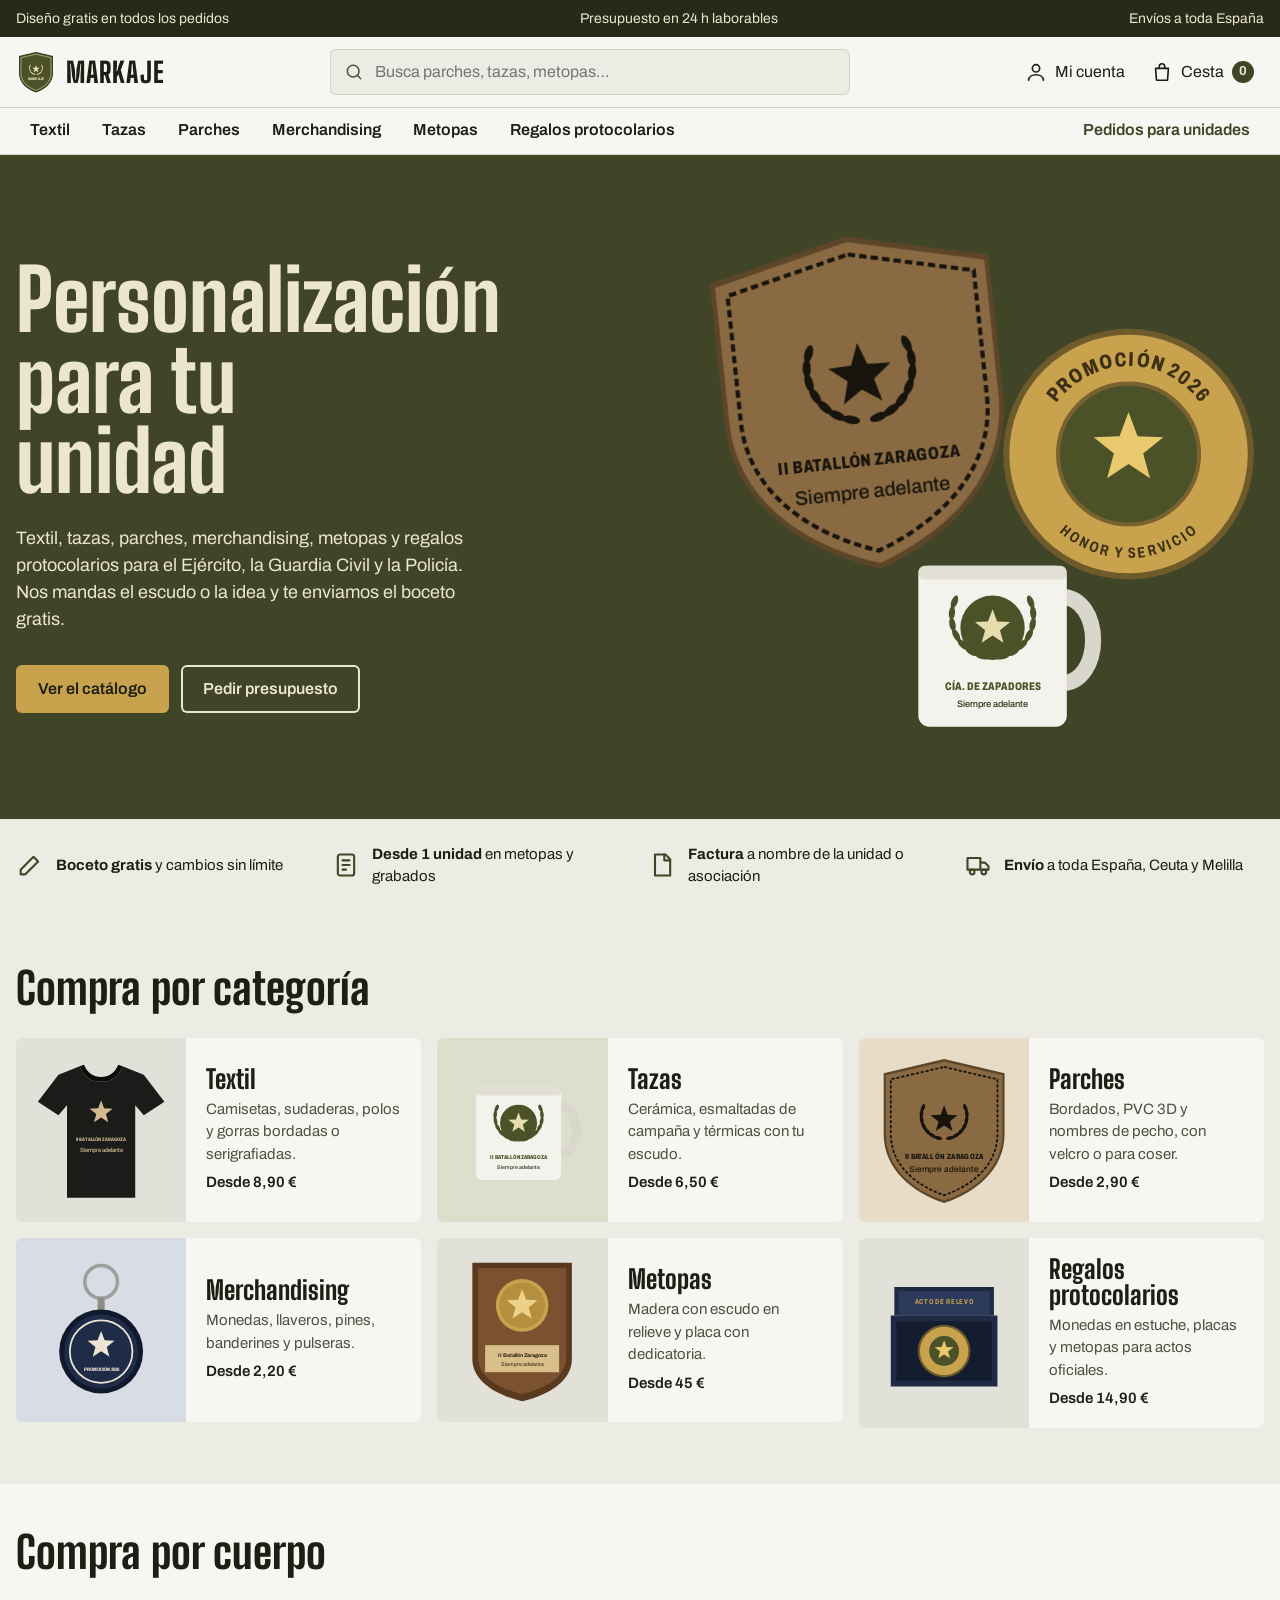
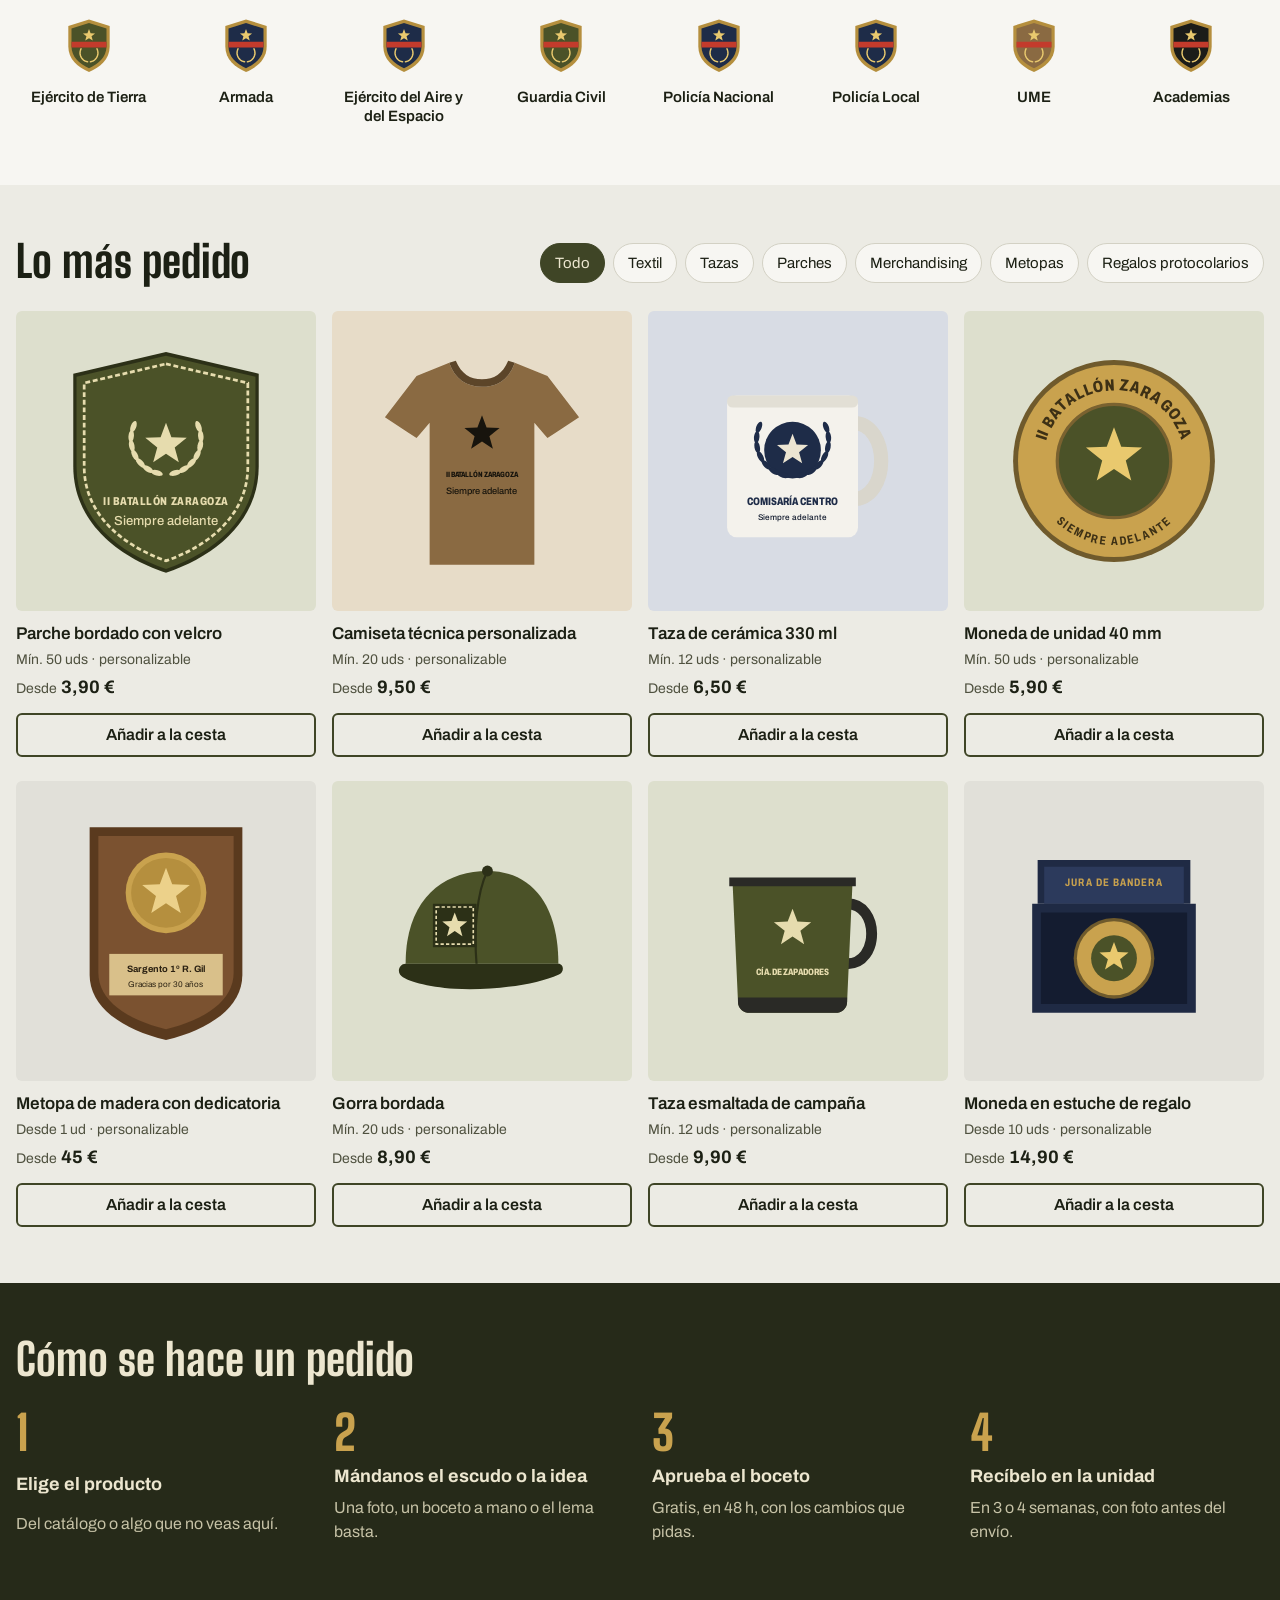
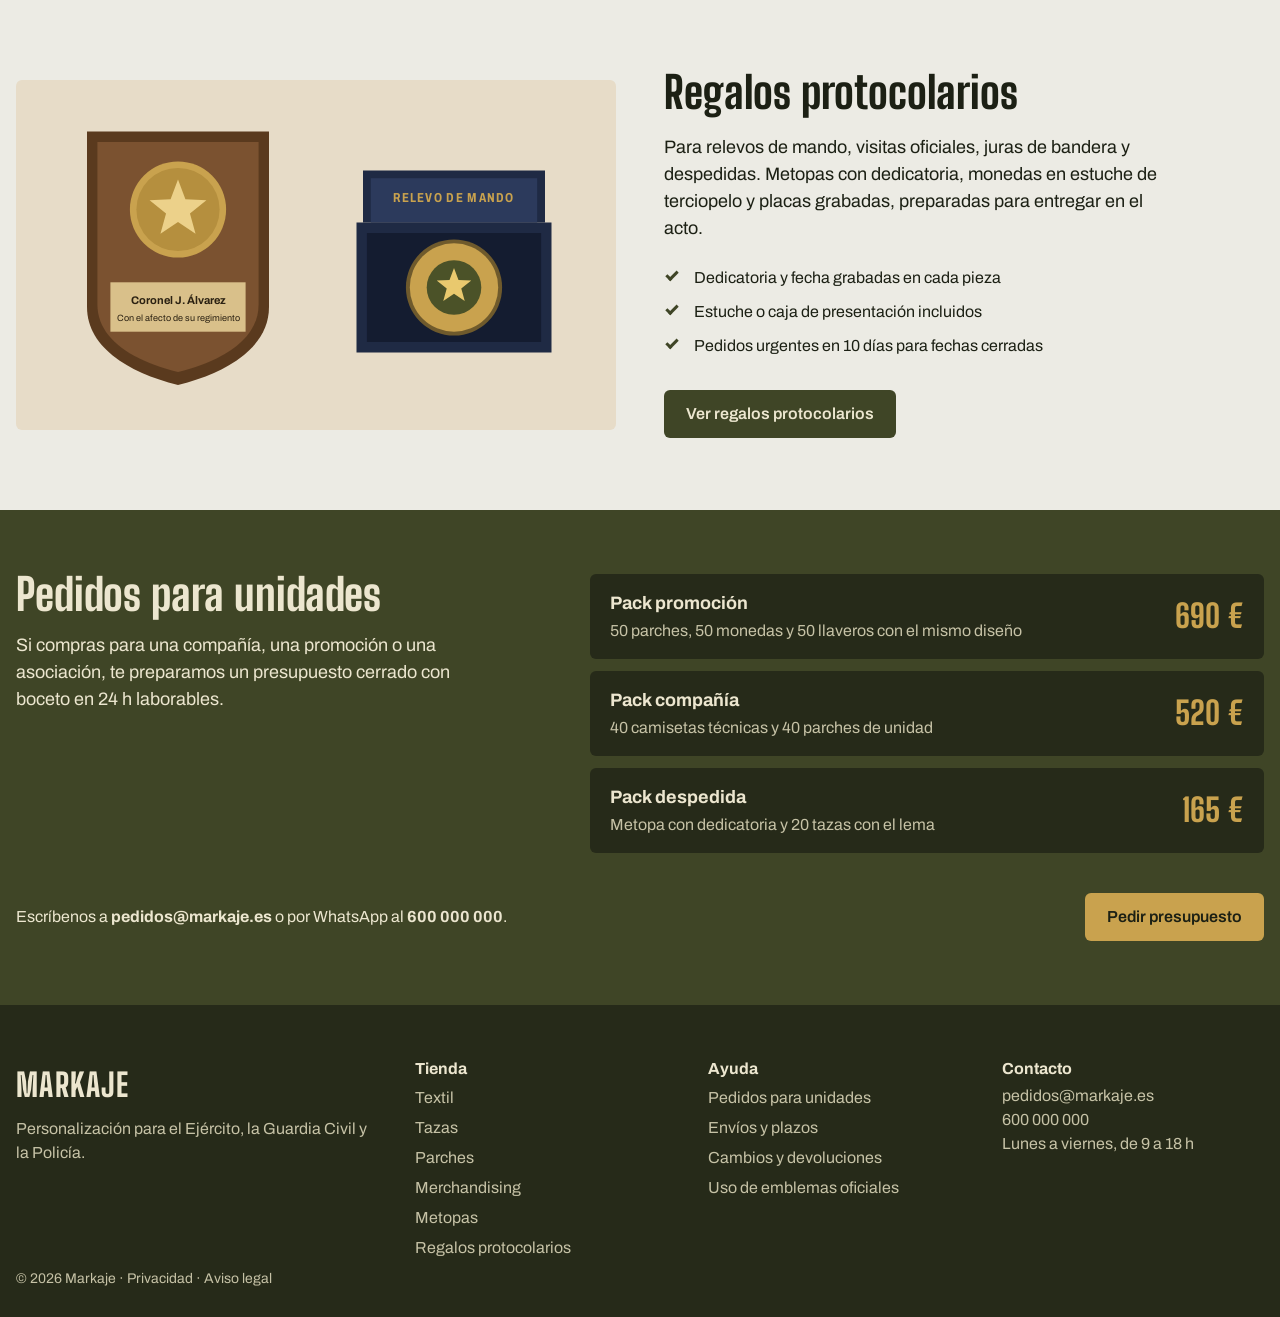
<file: markaje/tienda/index.html>
<!doctype html>
<html lang="es">
<head>
<meta charset="utf-8">
<meta name="viewport" content="width=device-width, initial-scale=1, viewport-fit=cover">
<title>Markaje</title>
<meta name="description" content="Tienda de personalización para el Ejército, la Guardia Civil y la Policía: textil, tazas, parches, merchandising, metopas y regalos protocolarios.">
<meta name="claude:viewport-fit-sides" content="cover">
<link rel="preconnect" href="https://fonts.googleapis.com">
<link rel="preconnect" href="https://fonts.gstatic.com" crossorigin>
<link href="https://fonts.googleapis.com/css2?family=Big+Shoulders+Display:wght@600;800&family=Archivo:wdth,wght@75..100,400..700&display=swap" rel="stylesheet">
<style>
/* Markaje tienda — a store dressed like the unit's own kit: OD green fields, gold thread, stone ground.
   Layout: notice bar, sticky header with search and basket, category rail, then catalogue blocks. */
:root {
  --ground: #ecebe4;
  --paper: #f7f6f2;
  --ink: #1c2014;
  --muted: #4f513f;
  --line: #d3d1c4;
  --od: #3f4526;
  --od-deep: #262a19;
  --od-ink: #ece6cf;
  --od-muted: #c6c2a6;
  --gold: #c9a24e;
  --gold-deep: #b18a37;
  --gold-ink: #1c2014;
  --t-od: #dddfcd;
  --t-coyote: #e7dcc8;
  --t-stone: #e1e0d9;
  --t-blue: #d8dce4;

  --display: 'Big Shoulders Display', 'Arial Narrow', sans-serif;
  --text: 'Archivo', system-ui, sans-serif;
  --s-small: 0.875rem;
  --s-body: 1rem;
  --s-lead: 1.125rem;
  --s-h3: 1.0625rem;
  --s-h2: clamp(2rem, 1.4rem + 2vw, 2.75rem);
  --s-h1: clamp(2.75rem, 1.6rem + 4.6vw, 5.5rem);
  --gutter-l: max(16px, env(safe-area-inset-left, 0px));
  --gutter-r: max(16px, env(safe-area-inset-right, 0px));
  --radius: 6px;
  color-scheme: light;
}

*, *::before, *::after { box-sizing: border-box; }
body { margin: 0; background: var(--ground); color: var(--ink); font-family: var(--text); font-size: var(--s-body); line-height: 1.5; -webkit-font-smoothing: antialiased; }
body::before { content: ""; position: fixed; inset: 0 0 auto; height: env(safe-area-inset-top, 0px); z-index: 10; background: var(--paper); }
h1, h2, h3, p, ul, ol, dl, dd { margin: 0; }
ul, ol { padding: 0; list-style: none; }
a { color: inherit; }
svg { display: block; max-width: 100%; }
button, input { font: inherit; color: inherit; }
button { cursor: pointer; }
:focus-visible { outline: 3px solid var(--gold-deep); outline-offset: 2px; }
[hidden] { display: none !important; }
.sr-only { position: absolute; width: 1px; height: 1px; overflow: hidden; clip-path: inset(50%); white-space: nowrap; }
.wrap { max-width: 1320px; margin-inline: auto; padding-left: var(--gutter-l); padding-right: var(--gutter-r); }
h1, h2 { font-family: var(--display); font-weight: 800; line-height: 0.95; letter-spacing: 0; text-wrap: balance; }
h2 { font-size: var(--s-h2); }

.btn { display: inline-flex; align-items: center; justify-content: center; min-height: 48px; padding: 0 22px; border-radius: var(--radius); font-weight: 600; text-decoration: none; transition: background-color 180ms ease, color 180ms ease, transform 120ms ease; }
.btn:active { transform: scale(0.98); }
.btn.gold { background: var(--gold); color: var(--gold-ink); }
.btn.gold:hover { background: var(--gold-deep); }
.btn.line { box-shadow: inset 0 0 0 2px var(--od-ink); color: var(--od-ink); }
.btn.line:hover { background: var(--od-ink); color: var(--od-deep); }
.btn.ink { background: var(--od); color: var(--od-ink); }
.btn.ink:hover { background: var(--od-deep); }

/* ---------- notice + header ---------- */
.notice { background: var(--od-deep); color: var(--od-ink); font-size: var(--s-small); }
.notice-in { display: flex; justify-content: space-between; gap: 16px; padding-block: 8px; }
.only-wide { display: none; }
@media (min-width: 760px) { .only-wide { display: inline; } p.only-wide { display: block; } }

.top { position: sticky; top: env(safe-area-inset-top, 0px); z-index: 5; background: var(--paper); border-bottom: 1px solid var(--line); }
.top-in { display: grid; grid-template-columns: auto 1fr auto; align-items: center; gap: 24px; padding-block: 12px; }
.menu-btn { display: none; background: none; border: 0; width: 44px; height: 44px; padding: 10px; }
.top svg { fill: none; stroke: currentColor; stroke-width: 1.8; stroke-linecap: round; stroke-linejoin: round; }
.brand { display: flex; align-items: center; gap: 10px; text-decoration: none; }
.brand .brand-mark { width: 40px; height: 44px; stroke: none; }
.brand span { font-family: var(--display); font-weight: 800; font-size: 1.75rem; letter-spacing: 0.04em; }
.search { position: relative; display: flex; align-items: center; max-width: 520px; width: 100%; justify-self: center; }
.search svg { position: absolute; left: 14px; width: 20px; height: 20px; color: var(--muted); }
.search input { width: 100%; min-height: 46px; padding: 0 16px 0 44px; border: 1px solid var(--line); border-radius: var(--radius); background: var(--ground); }
.search input:focus { outline: none; border-color: var(--od); box-shadow: 0 0 0 3px var(--t-od); }
.tools { display: flex; gap: 6px; }
.tools a { display: flex; align-items: center; gap: 8px; min-height: 44px; padding: 0 10px; text-decoration: none; border-radius: var(--radius); transition: background-color 180ms ease; }
.tools a:hover { background: var(--ground); }
.tools svg { width: 22px; height: 22px; }
.bag b { min-width: 22px; height: 22px; padding: 0 6px; border-radius: 11px; background: var(--od); color: var(--od-ink); font-size: 0.8125rem; display: grid; place-items: center; transition: transform 200ms ease; }
.bag b.bump { transform: scale(1.25); }

.cats { border-top: 1px solid var(--line); }
.cats-in { display: flex; gap: 4px; overflow-x: auto; scrollbar-width: none; }
.cats a { display: flex; align-items: center; min-height: 46px; padding: 0 14px; white-space: nowrap; font-weight: 600; text-decoration: none; border-bottom: 3px solid transparent; transition: border-color 180ms ease, color 180ms ease; }
.cats a:hover { border-color: var(--gold); }
.cats-b2b { margin-left: auto; }
.cats-b2b a { color: var(--od); }

/* ---------- hero ---------- */
.hero { background: var(--od); color: var(--od-ink); overflow: hidden; }
.hero-in { display: grid; grid-template-columns: 1.05fr 1fr; gap: 40px; align-items: center; padding-block: 64px; }
.hero h1 { font-size: var(--s-h1); max-width: 11ch; }
.hero-text p { margin-top: 24px; max-width: 46ch; font-size: var(--s-lead); color: var(--od-ink); }
.hero-actions { margin-top: 32px; display: flex; flex-wrap: wrap; gap: 12px; }
.hero-art { position: relative; aspect-ratio: 1.1; }
.art svg { width: 100%; height: auto; }
.art-patch { position: absolute; left: 4%; top: 0; width: 56%; transform: rotate(-6deg); }
.art-coin { position: absolute; right: 0; top: 16%; width: 46%; }
.art-mug { position: absolute; left: 34%; bottom: -4%; width: 42%; }
@media (prefers-reduced-motion: no-preference) {
  .hero-art .art { animation: rise 900ms cubic-bezier(0.22, 1, 0.36, 1) both; }
  .art-coin { animation-delay: 120ms !important; }
  .art-mug { animation-delay: 240ms !important; }
  @keyframes rise { from { opacity: 0; translate: 0 24px; } }
}

/* ---------- promises ---------- */
.promises { display: grid; grid-template-columns: repeat(4, 1fr); gap: 16px; padding-block: 24px; }
.promises li { display: flex; gap: 12px; align-items: center; font-size: 0.9375rem; }
.promises svg { flex: none; width: 28px; height: 28px; fill: none; stroke: var(--od); stroke-width: 1.8; stroke-linecap: round; stroke-linejoin: round; }

/* ---------- blocks ---------- */
.block { padding-block: 56px; }
.block > h2, .block-head { margin-bottom: 28px; }
.cat-grid { display: grid; grid-template-columns: repeat(3, 1fr); gap: 16px; }
.cat { display: grid; grid-template-columns: 42% 1fr; align-items: center; min-height: 180px; background: var(--paper); border-radius: var(--radius); text-decoration: none; overflow: hidden; transition: transform 200ms ease; }
.cat:hover { transform: translateY(-3px); }
.cat:hover .cat-text b { text-decoration: underline; text-underline-offset: 4px; }
.cat-img { background: var(--tile); height: 100%; display: grid; place-items: center; padding: 14px; }
.cat-img svg { max-height: 160px; width: auto; }
.cat-text { display: grid; gap: 6px; padding: 18px 20px; }
.cat-text b { font-family: var(--display); font-weight: 800; font-size: 1.625rem; line-height: 1; }
.cat-text span { font-size: 0.9375rem; color: var(--muted); }
.cat-text em { font-style: normal; font-weight: 600; font-size: 0.9375rem; }

.bodies { background: var(--paper); padding-block: 48px; }
.bodies h2 { margin-bottom: 24px; }
.body-list { display: grid; grid-template-columns: repeat(8, 1fr); gap: 12px; }
.body-list a { display: grid; justify-items: center; gap: 8px; padding: 12px 6px; text-align: center; text-decoration: none; font-size: 0.9375rem; font-weight: 600; line-height: 1.25; border-radius: var(--radius); transition: background-color 180ms ease; }
.body-list a:hover { background: var(--ground); }
.body-list svg { width: 64px; height: 70px; }

.block-head { display: flex; flex-wrap: wrap; justify-content: space-between; align-items: end; gap: 16px; }
.chips { display: flex; flex-wrap: wrap; gap: 8px; }
.chips button { min-height: 40px; padding: 0 14px; border: 1px solid var(--line); border-radius: 20px; background: var(--paper); font-size: 0.9375rem; transition: background-color 180ms ease, color 180ms ease, border-color 180ms ease; }
.chips button:hover { border-color: var(--od); }
.chips button[aria-pressed=true] { background: var(--od); border-color: var(--od); color: var(--od-ink); }
.grid { display: grid; grid-template-columns: repeat(4, 1fr); gap: 24px 16px; }
.product { display: flex; flex-direction: column; gap: 12px; min-width: 0; }
.product-img { display: grid; place-items: center; aspect-ratio: 1; background: var(--tile); border-radius: var(--radius); padding: 10%; overflow: hidden; }
.product-img svg { width: 100%; height: 100%; transition: transform 300ms ease; }
.product-img:hover svg { transform: scale(1.05); }
.product-info { display: grid; gap: 4px; flex: 1; }
.product h3 { font-size: var(--s-h3); font-weight: 600; line-height: 1.3; }
.product h3 a { text-decoration: none; }
.product h3 a:hover { text-decoration: underline; }
.product-meta { font-size: var(--s-small); color: var(--muted); }
.product-price { font-weight: 700; font-size: 1.125rem; font-variant-numeric: tabular-nums; }
.product-price span { font-weight: 400; font-size: var(--s-small); color: var(--muted); }
.add { min-height: 44px; border: 2px solid var(--od); border-radius: var(--radius); background: transparent; font-weight: 600; transition: background-color 180ms ease, color 180ms ease, transform 120ms ease; }
.add:hover { background: var(--od); color: var(--od-ink); }
.add:active { transform: scale(0.98); }
.empty { padding: 32px 0; font-size: var(--s-lead); }

/* ---------- steps (a real sequence, so numbered) ---------- */
.steps-band { background: var(--od-deep); color: var(--od-ink); padding-block: 56px; }
.steps { margin-top: 28px; display: grid; grid-template-columns: repeat(4, 1fr); gap: 24px; counter-reset: s; }
.steps li { counter-increment: s; display: grid; gap: 6px; }
.steps li::before { content: counter(s); font-family: var(--display); font-weight: 800; font-size: 3rem; line-height: 1; color: var(--gold); }
.steps b { font-size: var(--s-lead); }
.steps span { color: var(--od-muted); }

/* ---------- protocol ---------- */
.protocol { display: grid; grid-template-columns: 1fr 1fr; gap: 48px; align-items: center; padding-block: 72px; }
.protocol-art { display: grid; grid-template-columns: 1fr 1fr; gap: 16px; background: var(--t-coyote); border-radius: var(--radius); padding: 32px; }
.protocol-text p { margin-top: 20px; max-width: 52ch; font-size: var(--s-lead); }
.ticks { margin: 24px 0 32px; display: grid; gap: 10px; }
.ticks li { position: relative; padding-left: 30px; }
.ticks li::before { content: ""; position: absolute; left: 2px; top: 5px; width: 12px; height: 7px; border-left: 3px solid var(--od); border-bottom: 3px solid var(--od); transform: rotate(-45deg); }

/* ---------- units ---------- */
.units { background: var(--od); color: var(--od-ink); padding-block: 64px; }
.units-in { display: grid; grid-template-columns: 1fr 1.3fr; gap: 32px 56px; }
.units-in > div:first-child p { margin-top: 16px; max-width: 44ch; font-size: var(--s-lead); }
.packs { display: grid; gap: 12px; }
.packs div { display: grid; grid-template-columns: 1fr auto; gap: 2px 16px; padding: 16px 20px; background: var(--od-deep); border-radius: var(--radius); }
.packs dt { font-weight: 700; font-size: var(--s-lead); }
.packs dd { grid-column: 1; color: var(--od-muted); }
.pack-price { grid-column: 2 !important; grid-row: 1 / 3; align-self: center; font-family: var(--display); font-weight: 800; font-size: 2rem; color: var(--gold) !important; font-variant-numeric: tabular-nums; }
.contact { grid-column: 1 / -1; display: flex; flex-wrap: wrap; align-items: center; justify-content: space-between; gap: 16px; padding-top: 8px; }
.copyable { user-select: all; }

/* ---------- footer ---------- */
.foot { background: var(--od-deep); color: var(--od-ink); padding-block: 56px 28px; }
.foot-in { display: grid; grid-template-columns: 1.4fr 1fr 1fr 1fr; gap: 32px; }
.foot-brand b { font-family: var(--display); font-weight: 800; font-size: 2rem; letter-spacing: 0.04em; }
.foot-brand p, .foot p { margin-top: 8px; color: var(--od-muted); }
.foot h2 { font-family: var(--text); font-size: var(--s-body); font-weight: 700; }
.foot ul { margin-top: 10px; display: grid; gap: 6px; }
.foot a { color: var(--od-muted); text-decoration: none; }
.foot a:hover { color: var(--od-ink); text-decoration: underline; }
.foot-legal { margin-top: 40px; font-size: var(--s-small); color: var(--od-muted); }

.toast { position: fixed; left: 50%; bottom: calc(20px + env(safe-area-inset-bottom, 0px)); translate: -50% 0; z-index: 20; max-width: calc(100% - 32px); padding: 14px 20px; border-radius: var(--radius); background: var(--ink); color: var(--paper); font-weight: 600; }

/* ---------- responsive ---------- */
@media (max-width: 1100px) {
  .grid { grid-template-columns: repeat(3, 1fr); }
  .cat-grid { grid-template-columns: repeat(2, 1fr); }
  .body-list { grid-template-columns: repeat(4, 1fr); }
  .promises { grid-template-columns: repeat(2, 1fr); }
}
@media (max-width: 760px) {
  .top-in { grid-template-columns: auto 1fr auto; gap: 8px; }
  .menu-btn { display: block; }
  .brand { justify-self: start; }
  .brand span { font-size: 1.5rem; }
  .search { grid-column: 1 / -1; grid-row: 2; max-width: none; }
  .cats { display: none; }
  .cats.open { display: block; }
  .cats-in { flex-direction: column; padding-block: 8px; }
  .cats-b2b { margin-left: 0; }
  .hero-in { grid-template-columns: 1fr; padding-block: 40px 24px; }
  .hero-art { max-width: 420px; width: 100%; margin-inline: auto; }
  .hero-actions .btn { flex: 1 1 auto; }
  .promises { grid-template-columns: 1fr 1fr; }
  .cat-grid { grid-template-columns: 1fr; }
  .cat { min-height: 140px; }
  .body-list { grid-template-columns: repeat(4, 1fr); gap: 4px; }
  .body-list a { font-size: 0.8125rem; padding: 8px 2px; }
  .body-list svg { width: 48px; height: 52px; }
  .chips { flex-wrap: nowrap; overflow-x: auto; scrollbar-width: none; margin-right: calc(-1 * var(--gutter-r)); padding-right: var(--gutter-r); }
  .chips button { flex: none; }
  .block-head { display: grid; min-width: 0; }
  .grid { grid-template-columns: repeat(2, 1fr); gap: 20px 12px; }
  .steps { grid-template-columns: 1fr 1fr; }
  .protocol, .units-in { grid-template-columns: 1fr; }
  .protocol { padding-block: 48px; }
  .protocol-art { padding: 16px; }
  .foot-in { grid-template-columns: 1fr 1fr; }
  .foot-brand { grid-column: 1 / -1; }
}
@media (max-width: 420px) {
  .promises { grid-template-columns: 1fr; }
  .steps { grid-template-columns: 1fr; }
}
@media (prefers-reduced-motion: reduce) {
  *, *::before, *::after { transition: none !important; animation: none !important; }
}

</style>
</head>
<body>

<div class="notice"><div class="wrap notice-in"><p>Diseño gratis en todos los pedidos</p><p class="only-wide">Presupuesto en 24 h laborables</p><p class="only-wide">Envíos a toda España</p></div></div>

<header class="top">
  <div class="wrap top-in">
    <button class="menu-btn" type="button" aria-expanded="false" aria-controls="cats" aria-label="Abrir el menú"><svg viewBox="0 0 24 24" aria-hidden="true"><path d="M4 7h16M4 12h16M4 17h16"/></svg></button>
    <a class="brand" href="#" aria-label="Markaje, inicio"><svg class="brand-mark" aria-hidden="true" viewBox="0 0 400 440" role="img" aria-label="Parche bordado: MARKAJE, ">
  <path d="M200 20 L370 60 L370 230 C370 330 290 395 200 425 C110 395 30 330 30 230 L30 60 Z" fill="#2c3017"/>
  <path d="M200 20 L370 60 L370 230 C370 330 290 395 200 425 C110 395 30 330 30 230 L30 60 Z" fill="#4b5228" transform="translate(200 220) scale(0.965) translate(-200 -220)"/>
  <path d="M200 42 L350 77 L350 230 C350 318 280 375 200 403 C120 375 50 318 50 230 L50 77 Z" fill="none" stroke="#e6dcae" stroke-width="5" stroke-dasharray="9 5"/>
  <polygon points="200.0,150.0 209.9,176.4 238.0,177.6 216.0,195.2 223.5,222.4 200.0,206.8 176.5,222.4 184.0,195.2 162.0,177.6 190.1,176.4" fill="#e6dcae"/>
  <ellipse cx="183.4" cy="241.8" rx="11" ry="5" transform="rotate(15 183.4 241.8)" fill="#e6dcae"/><ellipse cx="167.0" cy="234.9" rx="11" ry="5" transform="rotate(31 167.0 234.9)" fill="#e6dcae"/><ellipse cx="153.2" cy="223.6" rx="11" ry="5" transform="rotate(47 153.2 223.6)" fill="#e6dcae"/><ellipse cx="143.0" cy="209.1" rx="11" ry="5" transform="rotate(63 143.0 209.1)" fill="#e6dcae"/><ellipse cx="137.2" cy="192.2" rx="11" ry="5" transform="rotate(79 137.2 192.2)" fill="#e6dcae"/><ellipse cx="136.2" cy="174.4" rx="11" ry="5" transform="rotate(95 136.2 174.4)" fill="#e6dcae"/><ellipse cx="140.3" cy="157.1" rx="11" ry="5" transform="rotate(111 140.3 157.1)" fill="#e6dcae"/><ellipse cx="216.6" cy="241.8" rx="11" ry="5" transform="rotate(165 216.6 241.8)" fill="#e6dcae"/><ellipse cx="233.0" cy="234.9" rx="11" ry="5" transform="rotate(149 233.0 234.9)" fill="#e6dcae"/><ellipse cx="246.8" cy="223.6" rx="11" ry="5" transform="rotate(133 246.8 223.6)" fill="#e6dcae"/><ellipse cx="257.0" cy="209.1" rx="11" ry="5" transform="rotate(117 257.0 209.1)" fill="#e6dcae"/><ellipse cx="262.8" cy="192.2" rx="11" ry="5" transform="rotate(101 262.8 192.2)" fill="#e6dcae"/><ellipse cx="263.8" cy="174.4" rx="11" ry="5" transform="rotate(85 263.8 174.4)" fill="#e6dcae"/><ellipse cx="259.7" cy="157.1" rx="11" ry="5" transform="rotate(69 259.7 157.1)" fill="#e6dcae"/>
  <text x="200" y="300" text-anchor="middle" fill="#e6dcae" font-family="Archivo, sans-serif" font-weight="800" font-stretch="75%" font-size="38" letter-spacing="1">MARKAJE</text>
  <text x="200" y="338" text-anchor="middle" fill="#e6dcae" font-family="Archivo, sans-serif" font-weight="500" font-size="24"></text>
</svg><span>MARKAJE</span></a>
    <label class="search"><span class="sr-only">Buscar productos</span><svg viewBox="0 0 24 24" aria-hidden="true"><circle cx="11" cy="11" r="7"/><path d="m20 20-4-4"/></svg><input id="q" type="search" placeholder="Busca parches, tazas, metopas…" autocomplete="off"></label>
    <nav class="tools" aria-label="Tu cuenta">
      <a href="#cuenta"><svg viewBox="0 0 24 24" aria-hidden="true"><circle cx="12" cy="8" r="4"/><path d="M4 21c0-4 4-6 8-6s8 2 8 6"/></svg><span class="only-wide">Mi cuenta</span></a>
      <a href="#cesta" class="bag"><svg viewBox="0 0 24 24" aria-hidden="true"><path d="M5 8h14l-1 13H6Z"/><path d="M9 8V6a3 3 0 0 1 6 0v2"/></svg><span class="only-wide">Cesta</span><b id="count" aria-live="polite">0</b></a>
    </nav>
  </div>
  <nav class="cats" id="cats" aria-label="Categorías">
    <ul class="wrap cats-in">
      <li><a href="#catalogo" data-filter="textil">Textil</a></li>
      <li><a href="#catalogo" data-filter="tazas">Tazas</a></li>
      <li><a href="#catalogo" data-filter="parches">Parches</a></li>
      <li><a href="#catalogo" data-filter="merch">Merchandising</a></li>
      <li><a href="#catalogo" data-filter="metopas">Metopas</a></li>
      <li><a href="#catalogo" data-filter="regalos">Regalos protocolarios</a></li>
      <li class="cats-b2b"><a href="#unidades">Pedidos para unidades</a></li>
    </ul>
  </nav>
</header>

<main>
  <section class="hero">
    <div class="wrap hero-in">
      <div class="hero-text">
        <h1>Personalización para tu unidad</h1>
        <p>Textil, tazas, parches, merchandising, metopas y regalos protocolarios para el Ejército, la Guardia Civil y la Policía. Nos mandas el escudo o la idea y te enviamos el boceto gratis.</p>
        <div class="hero-actions">
          <a class="btn gold" href="#catalogo">Ver el catálogo</a>
          <a class="btn line" href="#unidades">Pedir presupuesto</a>
        </div>
      </div>
      <div class="hero-art" aria-hidden="true">
        <div class="art art-patch"><svg viewBox="0 0 400 440" role="img" aria-label="Parche bordado: II BATALLÓN ZARAGOZA, Siempre adelante">
  <path d="M200 20 L370 60 L370 230 C370 330 290 395 200 425 C110 395 30 330 30 230 L30 60 Z" fill="#5c4529"/>
  <path d="M200 20 L370 60 L370 230 C370 330 290 395 200 425 C110 395 30 330 30 230 L30 60 Z" fill="#8a6a42" transform="translate(200 220) scale(0.965) translate(-200 -220)"/>
  <path d="M200 42 L350 77 L350 230 C350 318 280 375 200 403 C120 375 50 318 50 230 L50 77 Z" fill="none" stroke="#17140d" stroke-width="5" stroke-dasharray="9 5"/>
  <polygon points="200.0,150.0 209.9,176.4 238.0,177.6 216.0,195.2 223.5,222.4 200.0,206.8 176.5,222.4 184.0,195.2 162.0,177.6 190.1,176.4" fill="#17140d"/>
  <ellipse cx="183.4" cy="241.8" rx="11" ry="5" transform="rotate(15 183.4 241.8)" fill="#17140d"/><ellipse cx="167.0" cy="234.9" rx="11" ry="5" transform="rotate(31 167.0 234.9)" fill="#17140d"/><ellipse cx="153.2" cy="223.6" rx="11" ry="5" transform="rotate(47 153.2 223.6)" fill="#17140d"/><ellipse cx="143.0" cy="209.1" rx="11" ry="5" transform="rotate(63 143.0 209.1)" fill="#17140d"/><ellipse cx="137.2" cy="192.2" rx="11" ry="5" transform="rotate(79 137.2 192.2)" fill="#17140d"/><ellipse cx="136.2" cy="174.4" rx="11" ry="5" transform="rotate(95 136.2 174.4)" fill="#17140d"/><ellipse cx="140.3" cy="157.1" rx="11" ry="5" transform="rotate(111 140.3 157.1)" fill="#17140d"/><ellipse cx="216.6" cy="241.8" rx="11" ry="5" transform="rotate(165 216.6 241.8)" fill="#17140d"/><ellipse cx="233.0" cy="234.9" rx="11" ry="5" transform="rotate(149 233.0 234.9)" fill="#17140d"/><ellipse cx="246.8" cy="223.6" rx="11" ry="5" transform="rotate(133 246.8 223.6)" fill="#17140d"/><ellipse cx="257.0" cy="209.1" rx="11" ry="5" transform="rotate(117 257.0 209.1)" fill="#17140d"/><ellipse cx="262.8" cy="192.2" rx="11" ry="5" transform="rotate(101 262.8 192.2)" fill="#17140d"/><ellipse cx="263.8" cy="174.4" rx="11" ry="5" transform="rotate(85 263.8 174.4)" fill="#17140d"/><ellipse cx="259.7" cy="157.1" rx="11" ry="5" transform="rotate(69 259.7 157.1)" fill="#17140d"/>
  <text x="200" y="300" text-anchor="middle" fill="#17140d" font-family="Archivo, sans-serif" font-weight="800" font-stretch="75%" font-size="21" letter-spacing="1">II BATALLÓN ZARAGOZA</text>
  <text x="200" y="338" text-anchor="middle" fill="#17140d" font-family="Archivo, sans-serif" font-weight="500" font-size="24">Siempre adelante</text>
</svg></div>
        <div class="art art-coin"><svg viewBox="0 0 400 440" role="img" aria-label="Moneda de unidad: PROMOCIÓN 2026">
  <defs><path id="arcT" d="M70 220 A130 130 0 0 1 330 220"/><path id="arcB" d="M62 220 A138 138 0 0 0 338 220"/></defs>
  <circle cx="200" cy="220" r="185" fill="#6f5a2c"/>
  <circle cx="200" cy="220" r="176" fill="#c9a24e"/>
  <circle cx="200" cy="220" r="104" fill="#4b5228"/>
  <circle cx="200" cy="220" r="104" fill="none" stroke="#7a6230" stroke-width="6"/>
  <polygon points="200.0,158.0 213.3,193.7 251.4,195.3 221.6,219.0 231.7,255.7 200.0,234.7 168.3,255.7 178.4,219.0 148.6,195.3 186.7,193.7" fill="#e9c96e"/>
  <text font-family="Archivo, sans-serif" font-weight="800" font-stretch="75%" font-size="30" fill="#3d3015" letter-spacing="2"><textPath href="#arcT" startOffset="50%" text-anchor="middle">PROMOCIÓN 2026</textPath></text>
  <text font-family="Archivo, sans-serif" font-weight="700" font-stretch="75%" font-size="22" fill="#3d3015" letter-spacing="2"><textPath href="#arcB" startOffset="50%" text-anchor="middle" dominant-baseline="hanging">HONOR Y SERVICIO</textPath></text>
</svg></div>
        <div class="art art-mug"><svg viewBox="0 0 400 440" role="img" aria-label="Taza personalizada: CÍA. DE ZAPADORES">
  <path d="M300 150 C370 150 370 290 300 290" fill="none" stroke="#d9d6cc" stroke-width="26"/>
  <rect x="70" y="100" width="240" height="260" rx="18" fill="#f4f2ec"/>
  <rect x="70" y="100" width="240" height="22" rx="10" fill="#e2dfd5"/>
  <circle cx="190" cy="200" r="52" fill="#4b5228"/>
  <polygon points="190.0,170.0 197.4,189.8 218.5,190.7 202.0,203.9 207.6,224.3 190.0,212.6 172.4,224.3 178.0,203.9 161.5,190.7 182.6,189.8" fill="#e6dcae"/>
  <ellipse cx="172.9" cy="245.8" rx="11" ry="5" transform="rotate(15 172.9 245.8)" fill="#4b5228"/><ellipse cx="156.0" cy="238.6" rx="11" ry="5" transform="rotate(31 156.0 238.6)" fill="#4b5228"/><ellipse cx="141.7" cy="227.0" rx="11" ry="5" transform="rotate(47 141.7 227.0)" fill="#4b5228"/><ellipse cx="131.2" cy="212.0" rx="11" ry="5" transform="rotate(63 131.2 212.0)" fill="#4b5228"/><ellipse cx="125.2" cy="194.6" rx="11" ry="5" transform="rotate(79 125.2 194.6)" fill="#4b5228"/><ellipse cx="124.3" cy="176.2" rx="11" ry="5" transform="rotate(95 124.3 176.2)" fill="#4b5228"/><ellipse cx="128.4" cy="158.3" rx="11" ry="5" transform="rotate(111 128.4 158.3)" fill="#4b5228"/><ellipse cx="207.1" cy="245.8" rx="11" ry="5" transform="rotate(165 207.1 245.8)" fill="#4b5228"/><ellipse cx="224.0" cy="238.6" rx="11" ry="5" transform="rotate(149 224.0 238.6)" fill="#4b5228"/><ellipse cx="238.3" cy="227.0" rx="11" ry="5" transform="rotate(133 238.3 227.0)" fill="#4b5228"/><ellipse cx="248.8" cy="212.0" rx="11" ry="5" transform="rotate(117 248.8 212.0)" fill="#4b5228"/><ellipse cx="254.8" cy="194.6" rx="11" ry="5" transform="rotate(101 254.8 194.6)" fill="#4b5228"/><ellipse cx="255.7" cy="176.2" rx="11" ry="5" transform="rotate(85 255.7 176.2)" fill="#4b5228"/><ellipse cx="251.6" cy="158.3" rx="11" ry="5" transform="rotate(69 251.6 158.3)" fill="#4b5228"/>
  <text x="190" y="300" text-anchor="middle" font-family="Archivo, sans-serif" font-weight="800" font-stretch="75%" font-size="18" fill="#4b5228">CÍA. DE ZAPADORES</text>
  <text x="190" y="328" text-anchor="middle" font-family="Archivo, sans-serif" font-weight="500" font-size="15" fill="#2c3017">Siempre adelante</text>
</svg></div>
      </div>
    </div>
  </section>

  <ul class="wrap promises" aria-label="Ventajas">
    <li><svg viewBox="0 0 24 24" aria-hidden="true"><path d="M4 20h4L19 9l-4-4L4 16Z"/></svg><span><b>Boceto gratis</b> y cambios sin límite</span></li>
    <li><svg viewBox="0 0 24 24" aria-hidden="true"><rect x="5" y="3" width="14" height="18" rx="2"/><path d="M9 8h6M9 12h6M9 16h3"/></svg><span><b>Desde 1 unidad</b> en metopas y grabados</span></li>
    <li><svg viewBox="0 0 24 24" aria-hidden="true"><path d="M6 3h9l4 4v14H6Z"/><path d="M14 3v5h5"/></svg><span><b>Factura</b> a nombre de la unidad o asociación</span></li>
    <li><svg viewBox="0 0 24 24" aria-hidden="true"><path d="M3 6h11v10H3ZM14 10h4l3 3v3h-7"/><circle cx="7" cy="18" r="2"/><circle cx="17" cy="18" r="2"/></svg><span><b>Envío</b> a toda España, Ceuta y Melilla</span></li>
  </ul>

  <section class="wrap block" aria-labelledby="h-cats">
    <h2 id="h-cats">Compra por categoría</h2>
    <ul class="cat-grid">
      <li><a class="cat" href="#catalogo" data-filter="textil" style="--tile:var(--t-stone)">
        <span class="cat-img"><svg viewBox="0 0 400 440" role="img" aria-label="Camiseta serigrafiada: II BATALLÓN ZARAGOZA">
  <path d="M140 40 L80 64 L22 140 L80 178 L104 150 L104 410 H296 V150 L320 178 L378 140 L320 64 L260 40 C250 70 228 84 200 84 C172 84 150 70 140 40 Z" fill="#1b1c19"/>
  <path d="M140 40 C150 70 172 84 200 84 C228 84 250 70 260 40 L248 36 C238 60 222 70 200 70 C178 70 162 60 152 36 Z" fill="#0b0b0a"/>
  <polygon points="200.0,136.0 208.4,158.4 232.3,159.5 213.6,174.4 220.0,197.5 200.0,184.3 180.0,197.5 186.4,174.4 167.7,159.5 191.6,158.4" fill="#d2b98f"/>
  <text x="200" y="250" text-anchor="middle" font-family="Archivo, sans-serif" font-weight="800" font-stretch="75%" font-size="14" fill="#d2b98f">II BATALLÓN ZARAGOZA</text>
  <text x="200" y="280" text-anchor="middle" font-family="Archivo, sans-serif" font-weight="500" font-size="17" fill="#d2b98f">Siempre adelante</text>
</svg></span>
        <span class="cat-text"><b>Textil</b><span>Camisetas, sudaderas, polos y gorras bordadas o serigrafiadas.</span><em>Desde 8,90 €</em></span>
      </a></li>
      <li><a class="cat" href="#catalogo" data-filter="tazas" style="--tile:var(--t-od)">
        <span class="cat-img"><svg viewBox="0 0 400 440" role="img" aria-label="Taza personalizada: II BATALLÓN ZARAGOZA">
  <path d="M300 150 C370 150 370 290 300 290" fill="none" stroke="#d9d6cc" stroke-width="26"/>
  <rect x="70" y="100" width="240" height="260" rx="18" fill="#f4f2ec"/>
  <rect x="70" y="100" width="240" height="22" rx="10" fill="#e2dfd5"/>
  <circle cx="190" cy="200" r="52" fill="#4b5228"/>
  <polygon points="190.0,170.0 197.4,189.8 218.5,190.7 202.0,203.9 207.6,224.3 190.0,212.6 172.4,224.3 178.0,203.9 161.5,190.7 182.6,189.8" fill="#e6dcae"/>
  <ellipse cx="172.9" cy="245.8" rx="11" ry="5" transform="rotate(15 172.9 245.8)" fill="#4b5228"/><ellipse cx="156.0" cy="238.6" rx="11" ry="5" transform="rotate(31 156.0 238.6)" fill="#4b5228"/><ellipse cx="141.7" cy="227.0" rx="11" ry="5" transform="rotate(47 141.7 227.0)" fill="#4b5228"/><ellipse cx="131.2" cy="212.0" rx="11" ry="5" transform="rotate(63 131.2 212.0)" fill="#4b5228"/><ellipse cx="125.2" cy="194.6" rx="11" ry="5" transform="rotate(79 125.2 194.6)" fill="#4b5228"/><ellipse cx="124.3" cy="176.2" rx="11" ry="5" transform="rotate(95 124.3 176.2)" fill="#4b5228"/><ellipse cx="128.4" cy="158.3" rx="11" ry="5" transform="rotate(111 128.4 158.3)" fill="#4b5228"/><ellipse cx="207.1" cy="245.8" rx="11" ry="5" transform="rotate(165 207.1 245.8)" fill="#4b5228"/><ellipse cx="224.0" cy="238.6" rx="11" ry="5" transform="rotate(149 224.0 238.6)" fill="#4b5228"/><ellipse cx="238.3" cy="227.0" rx="11" ry="5" transform="rotate(133 238.3 227.0)" fill="#4b5228"/><ellipse cx="248.8" cy="212.0" rx="11" ry="5" transform="rotate(117 248.8 212.0)" fill="#4b5228"/><ellipse cx="254.8" cy="194.6" rx="11" ry="5" transform="rotate(101 254.8 194.6)" fill="#4b5228"/><ellipse cx="255.7" cy="176.2" rx="11" ry="5" transform="rotate(85 255.7 176.2)" fill="#4b5228"/><ellipse cx="251.6" cy="158.3" rx="11" ry="5" transform="rotate(69 251.6 158.3)" fill="#4b5228"/>
  <text x="190" y="300" text-anchor="middle" font-family="Archivo, sans-serif" font-weight="800" font-stretch="75%" font-size="16" fill="#4b5228">II BATALLÓN ZARAGOZA</text>
  <text x="190" y="328" text-anchor="middle" font-family="Archivo, sans-serif" font-weight="500" font-size="15" fill="#2c3017">Siempre adelante</text>
</svg></span>
        <span class="cat-text"><b>Tazas</b><span>Cerámica, esmaltadas de campaña y térmicas con tu escudo.</span><em>Desde 6,50 €</em></span>
      </a></li>
      <li><a class="cat" href="#catalogo" data-filter="parches" style="--tile:var(--t-coyote)">
        <span class="cat-img"><svg viewBox="0 0 400 440" role="img" aria-label="Parche bordado: II BATALLÓN ZARAGOZA, Siempre adelante">
  <path d="M200 20 L370 60 L370 230 C370 330 290 395 200 425 C110 395 30 330 30 230 L30 60 Z" fill="#5c4529"/>
  <path d="M200 20 L370 60 L370 230 C370 330 290 395 200 425 C110 395 30 330 30 230 L30 60 Z" fill="#8a6a42" transform="translate(200 220) scale(0.965) translate(-200 -220)"/>
  <path d="M200 42 L350 77 L350 230 C350 318 280 375 200 403 C120 375 50 318 50 230 L50 77 Z" fill="none" stroke="#17140d" stroke-width="5" stroke-dasharray="9 5"/>
  <polygon points="200.0,150.0 209.9,176.4 238.0,177.6 216.0,195.2 223.5,222.4 200.0,206.8 176.5,222.4 184.0,195.2 162.0,177.6 190.1,176.4" fill="#17140d"/>
  <ellipse cx="183.4" cy="241.8" rx="11" ry="5" transform="rotate(15 183.4 241.8)" fill="#17140d"/><ellipse cx="167.0" cy="234.9" rx="11" ry="5" transform="rotate(31 167.0 234.9)" fill="#17140d"/><ellipse cx="153.2" cy="223.6" rx="11" ry="5" transform="rotate(47 153.2 223.6)" fill="#17140d"/><ellipse cx="143.0" cy="209.1" rx="11" ry="5" transform="rotate(63 143.0 209.1)" fill="#17140d"/><ellipse cx="137.2" cy="192.2" rx="11" ry="5" transform="rotate(79 137.2 192.2)" fill="#17140d"/><ellipse cx="136.2" cy="174.4" rx="11" ry="5" transform="rotate(95 136.2 174.4)" fill="#17140d"/><ellipse cx="140.3" cy="157.1" rx="11" ry="5" transform="rotate(111 140.3 157.1)" fill="#17140d"/><ellipse cx="216.6" cy="241.8" rx="11" ry="5" transform="rotate(165 216.6 241.8)" fill="#17140d"/><ellipse cx="233.0" cy="234.9" rx="11" ry="5" transform="rotate(149 233.0 234.9)" fill="#17140d"/><ellipse cx="246.8" cy="223.6" rx="11" ry="5" transform="rotate(133 246.8 223.6)" fill="#17140d"/><ellipse cx="257.0" cy="209.1" rx="11" ry="5" transform="rotate(117 257.0 209.1)" fill="#17140d"/><ellipse cx="262.8" cy="192.2" rx="11" ry="5" transform="rotate(101 262.8 192.2)" fill="#17140d"/><ellipse cx="263.8" cy="174.4" rx="11" ry="5" transform="rotate(85 263.8 174.4)" fill="#17140d"/><ellipse cx="259.7" cy="157.1" rx="11" ry="5" transform="rotate(69 259.7 157.1)" fill="#17140d"/>
  <text x="200" y="300" text-anchor="middle" fill="#17140d" font-family="Archivo, sans-serif" font-weight="800" font-stretch="75%" font-size="21" letter-spacing="1">II BATALLÓN ZARAGOZA</text>
  <text x="200" y="338" text-anchor="middle" fill="#17140d" font-family="Archivo, sans-serif" font-weight="500" font-size="24">Siempre adelante</text>
</svg></span>
        <span class="cat-text"><b>Parches</b><span>Bordados, PVC 3D y nombres de pecho, con velcro o para coser.</span><em>Desde 2,90 €</em></span>
      </a></li>
      <li><a class="cat" href="#catalogo" data-filter="merch" style="--tile:var(--t-blue)">
        <span class="cat-img"><svg viewBox="0 0 400 440" role="img" aria-label="Llavero de PVC: PROMOCIÓN 2026">
  <circle cx="200" cy="84" r="46" fill="none" stroke="#9da09a" stroke-width="10"/>
  <rect x="190" y="126" width="20" height="44" rx="8" fill="#8e8e86"/>
  <circle cx="200" cy="280" r="118" fill="#111a2d"/>
  <circle cx="200" cy="280" r="104" fill="#1e2c48"/>
  <circle cx="200" cy="280" r="88" fill="none" stroke="#ece5d2" stroke-width="5"/>
  <polygon points="200.0,222.0 209.9,248.4 238.0,249.6 216.0,267.2 223.5,294.4 200.0,278.8 176.5,294.4 184.0,267.2 162.0,249.6 190.1,248.4" fill="#ece5d2"/>
  <text x="200" y="336" text-anchor="middle" font-family="Archivo, sans-serif" font-weight="800" font-stretch="75%" font-size="14" fill="#ece5d2">PROMOCIÓN 2026</text>
</svg></span>
        <span class="cat-text"><b>Merchandising</b><span>Monedas, llaveros, pines, banderines y pulseras.</span><em>Desde 2,20 €</em></span>
      </a></li>
      <li><a class="cat" href="#catalogo" data-filter="metopas" style="--tile:var(--t-stone)">
        <span class="cat-img"><svg viewBox="0 0 400 440" role="img" aria-label="Metopa de madera con placa grabada: II Batallón Zaragoza">
  <path d="M60 30 H340 V300 C340 360 280 400 200 420 C120 400 60 360 60 300 Z" fill="#5a3a1e"/>
  <path d="M76 46 H324 V296 C324 348 272 382 200 400 C128 382 76 348 76 296 Z" fill="#7b5230"/>
  <circle cx="200" cy="150" r="74" fill="#c9a24e"/>
  <circle cx="200" cy="150" r="64" fill="#b58f3e"/>
  <polygon points="200.0,104.0 211.4,134.4 243.7,135.8 218.4,156.0 227.0,187.2 200.0,169.3 173.0,187.2 181.6,156.0 156.3,135.8 188.6,134.4" fill="#ecd18a"/>
  <rect x="96" y="262" width="208" height="76" fill="#d9c08a"/>
  <text x="200" y="295" text-anchor="middle" font-family="Archivo, sans-serif" font-weight="700" font-size="15" fill="#2b2112">II Batallón Zaragoza</text>
  <text x="200" y="322" text-anchor="middle" font-family="Archivo, sans-serif" font-size="15" fill="#2b2112">Siempre adelante</text>
</svg></span>
        <span class="cat-text"><b>Metopas</b><span>Madera con escudo en relieve y placa con dedicatoria.</span><em>Desde 45 €</em></span>
      </a></li>
      <li><a class="cat" href="#catalogo" data-filter="regalos" style="--tile:var(--t-stone)">
        <span class="cat-img"><svg viewBox="0 0 400 440" role="img" aria-label="Moneda en estuche de regalo: ACTO DE RELEVO">
  <path d="M60 90 H340 V170 H60 Z" fill="#1f2a44"/>
  <path d="M72 102 H328 V170 H72 Z" fill="#2c3a5c"/>
  <path d="M50 170 H350 V370 H50 Z" fill="#1f2a44"/>
  <path d="M66 186 H334 V354 H66 Z" fill="#141c30"/>
  <circle cx="200" cy="270" r="74" fill="#6f5a2c"/>
  <circle cx="200" cy="270" r="68" fill="#c9a24e"/>
  <circle cx="200" cy="270" r="42" fill="#4b5228"/>
  <polygon points="200.0,240.0 206.9,258.5 226.6,259.3 211.2,271.6 216.5,290.7 200.0,279.8 183.5,290.7 188.8,271.6 173.4,259.3 193.1,258.5" fill="#e9c96e"/>
  <text x="200" y="138" text-anchor="middle" font-family="Archivo, sans-serif" font-weight="700" font-stretch="75%" font-size="20" fill="#c9a24e" letter-spacing="2">ACTO DE RELEVO</text>
</svg></span>
        <span class="cat-text"><b>Regalos protocolarios</b><span>Monedas en estuche, placas y metopas para actos oficiales.</span><em>Desde 14,90 €</em></span>
      </a></li>
    </ul>
  </section>

  <section class="bodies" aria-labelledby="h-bodies">
    <div class="wrap">
      <h2 id="h-bodies">Compra por cuerpo</h2>
      <ul class="body-list">
        <li><a href="#catalogo"><svg aria-hidden="true" viewBox="0 0 400 440" role="img" aria-label="Pin esmaltado">
  <path d="M200 60 L330 100 L330 230 C330 310 270 360 200 390 C130 360 70 310 70 230 L70 100 Z" fill="#b58f3e"/>
  <path d="M200 82 L310 116 L310 230 C310 298 258 340 200 366 C142 340 90 298 90 230 L90 116 Z" fill="#4b5228"/>
  <path d="M90 200 H310 V236 H90 Z" fill="#c33b2c"/>
  <polygon points="200.0,120.0 209.9,146.4 238.0,147.6 216.0,165.2 223.5,192.4 200.0,176.8 176.5,192.4 184.0,165.2 162.0,147.6 190.1,146.4" fill="#e9c96e"/>
  <ellipse cx="185.5" cy="324.1" rx="11" ry="5" transform="rotate(15 185.5 324.1)" fill="#e9c96e"/><ellipse cx="171.2" cy="318.0" rx="11" ry="5" transform="rotate(31 171.2 318.0)" fill="#e9c96e"/><ellipse cx="159.0" cy="308.2" rx="11" ry="5" transform="rotate(47 159.0 308.2)" fill="#e9c96e"/><ellipse cx="150.1" cy="295.4" rx="11" ry="5" transform="rotate(63 150.1 295.4)" fill="#e9c96e"/><ellipse cx="145.0" cy="280.7" rx="11" ry="5" transform="rotate(79 145.0 280.7)" fill="#e9c96e"/><ellipse cx="144.2" cy="265.1" rx="11" ry="5" transform="rotate(95 144.2 265.1)" fill="#e9c96e"/><ellipse cx="147.7" cy="249.9" rx="11" ry="5" transform="rotate(111 147.7 249.9)" fill="#e9c96e"/><ellipse cx="214.5" cy="324.1" rx="11" ry="5" transform="rotate(165 214.5 324.1)" fill="#e9c96e"/><ellipse cx="228.8" cy="318.0" rx="11" ry="5" transform="rotate(149 228.8 318.0)" fill="#e9c96e"/><ellipse cx="241.0" cy="308.2" rx="11" ry="5" transform="rotate(133 241.0 308.2)" fill="#e9c96e"/><ellipse cx="249.9" cy="295.4" rx="11" ry="5" transform="rotate(117 249.9 295.4)" fill="#e9c96e"/><ellipse cx="255.0" cy="280.7" rx="11" ry="5" transform="rotate(101 255.0 280.7)" fill="#e9c96e"/><ellipse cx="255.8" cy="265.1" rx="11" ry="5" transform="rotate(85 255.8 265.1)" fill="#e9c96e"/><ellipse cx="252.3" cy="249.9" rx="11" ry="5" transform="rotate(69 252.3 249.9)" fill="#e9c96e"/>
</svg><span>Ejército de Tierra</span></a></li>
        <li><a href="#catalogo"><svg aria-hidden="true" viewBox="0 0 400 440" role="img" aria-label="Pin esmaltado">
  <path d="M200 60 L330 100 L330 230 C330 310 270 360 200 390 C130 360 70 310 70 230 L70 100 Z" fill="#b58f3e"/>
  <path d="M200 82 L310 116 L310 230 C310 298 258 340 200 366 C142 340 90 298 90 230 L90 116 Z" fill="#1e2c48"/>
  <path d="M90 200 H310 V236 H90 Z" fill="#c33b2c"/>
  <polygon points="200.0,120.0 209.9,146.4 238.0,147.6 216.0,165.2 223.5,192.4 200.0,176.8 176.5,192.4 184.0,165.2 162.0,147.6 190.1,146.4" fill="#e9c96e"/>
  <ellipse cx="185.5" cy="324.1" rx="11" ry="5" transform="rotate(15 185.5 324.1)" fill="#e9c96e"/><ellipse cx="171.2" cy="318.0" rx="11" ry="5" transform="rotate(31 171.2 318.0)" fill="#e9c96e"/><ellipse cx="159.0" cy="308.2" rx="11" ry="5" transform="rotate(47 159.0 308.2)" fill="#e9c96e"/><ellipse cx="150.1" cy="295.4" rx="11" ry="5" transform="rotate(63 150.1 295.4)" fill="#e9c96e"/><ellipse cx="145.0" cy="280.7" rx="11" ry="5" transform="rotate(79 145.0 280.7)" fill="#e9c96e"/><ellipse cx="144.2" cy="265.1" rx="11" ry="5" transform="rotate(95 144.2 265.1)" fill="#e9c96e"/><ellipse cx="147.7" cy="249.9" rx="11" ry="5" transform="rotate(111 147.7 249.9)" fill="#e9c96e"/><ellipse cx="214.5" cy="324.1" rx="11" ry="5" transform="rotate(165 214.5 324.1)" fill="#e9c96e"/><ellipse cx="228.8" cy="318.0" rx="11" ry="5" transform="rotate(149 228.8 318.0)" fill="#e9c96e"/><ellipse cx="241.0" cy="308.2" rx="11" ry="5" transform="rotate(133 241.0 308.2)" fill="#e9c96e"/><ellipse cx="249.9" cy="295.4" rx="11" ry="5" transform="rotate(117 249.9 295.4)" fill="#e9c96e"/><ellipse cx="255.0" cy="280.7" rx="11" ry="5" transform="rotate(101 255.0 280.7)" fill="#e9c96e"/><ellipse cx="255.8" cy="265.1" rx="11" ry="5" transform="rotate(85 255.8 265.1)" fill="#e9c96e"/><ellipse cx="252.3" cy="249.9" rx="11" ry="5" transform="rotate(69 252.3 249.9)" fill="#e9c96e"/>
</svg><span>Armada</span></a></li>
        <li><a href="#catalogo"><svg aria-hidden="true" viewBox="0 0 400 440" role="img" aria-label="Pin esmaltado">
  <path d="M200 60 L330 100 L330 230 C330 310 270 360 200 390 C130 360 70 310 70 230 L70 100 Z" fill="#b58f3e"/>
  <path d="M200 82 L310 116 L310 230 C310 298 258 340 200 366 C142 340 90 298 90 230 L90 116 Z" fill="#1e2c48"/>
  <path d="M90 200 H310 V236 H90 Z" fill="#c33b2c"/>
  <polygon points="200.0,120.0 209.9,146.4 238.0,147.6 216.0,165.2 223.5,192.4 200.0,176.8 176.5,192.4 184.0,165.2 162.0,147.6 190.1,146.4" fill="#e9c96e"/>
  <ellipse cx="185.5" cy="324.1" rx="11" ry="5" transform="rotate(15 185.5 324.1)" fill="#e9c96e"/><ellipse cx="171.2" cy="318.0" rx="11" ry="5" transform="rotate(31 171.2 318.0)" fill="#e9c96e"/><ellipse cx="159.0" cy="308.2" rx="11" ry="5" transform="rotate(47 159.0 308.2)" fill="#e9c96e"/><ellipse cx="150.1" cy="295.4" rx="11" ry="5" transform="rotate(63 150.1 295.4)" fill="#e9c96e"/><ellipse cx="145.0" cy="280.7" rx="11" ry="5" transform="rotate(79 145.0 280.7)" fill="#e9c96e"/><ellipse cx="144.2" cy="265.1" rx="11" ry="5" transform="rotate(95 144.2 265.1)" fill="#e9c96e"/><ellipse cx="147.7" cy="249.9" rx="11" ry="5" transform="rotate(111 147.7 249.9)" fill="#e9c96e"/><ellipse cx="214.5" cy="324.1" rx="11" ry="5" transform="rotate(165 214.5 324.1)" fill="#e9c96e"/><ellipse cx="228.8" cy="318.0" rx="11" ry="5" transform="rotate(149 228.8 318.0)" fill="#e9c96e"/><ellipse cx="241.0" cy="308.2" rx="11" ry="5" transform="rotate(133 241.0 308.2)" fill="#e9c96e"/><ellipse cx="249.9" cy="295.4" rx="11" ry="5" transform="rotate(117 249.9 295.4)" fill="#e9c96e"/><ellipse cx="255.0" cy="280.7" rx="11" ry="5" transform="rotate(101 255.0 280.7)" fill="#e9c96e"/><ellipse cx="255.8" cy="265.1" rx="11" ry="5" transform="rotate(85 255.8 265.1)" fill="#e9c96e"/><ellipse cx="252.3" cy="249.9" rx="11" ry="5" transform="rotate(69 252.3 249.9)" fill="#e9c96e"/>
</svg><span>Ejército del Aire y del Espacio</span></a></li>
        <li><a href="#catalogo"><svg aria-hidden="true" viewBox="0 0 400 440" role="img" aria-label="Pin esmaltado">
  <path d="M200 60 L330 100 L330 230 C330 310 270 360 200 390 C130 360 70 310 70 230 L70 100 Z" fill="#b58f3e"/>
  <path d="M200 82 L310 116 L310 230 C310 298 258 340 200 366 C142 340 90 298 90 230 L90 116 Z" fill="#4b5228"/>
  <path d="M90 200 H310 V236 H90 Z" fill="#c33b2c"/>
  <polygon points="200.0,120.0 209.9,146.4 238.0,147.6 216.0,165.2 223.5,192.4 200.0,176.8 176.5,192.4 184.0,165.2 162.0,147.6 190.1,146.4" fill="#e9c96e"/>
  <ellipse cx="185.5" cy="324.1" rx="11" ry="5" transform="rotate(15 185.5 324.1)" fill="#e9c96e"/><ellipse cx="171.2" cy="318.0" rx="11" ry="5" transform="rotate(31 171.2 318.0)" fill="#e9c96e"/><ellipse cx="159.0" cy="308.2" rx="11" ry="5" transform="rotate(47 159.0 308.2)" fill="#e9c96e"/><ellipse cx="150.1" cy="295.4" rx="11" ry="5" transform="rotate(63 150.1 295.4)" fill="#e9c96e"/><ellipse cx="145.0" cy="280.7" rx="11" ry="5" transform="rotate(79 145.0 280.7)" fill="#e9c96e"/><ellipse cx="144.2" cy="265.1" rx="11" ry="5" transform="rotate(95 144.2 265.1)" fill="#e9c96e"/><ellipse cx="147.7" cy="249.9" rx="11" ry="5" transform="rotate(111 147.7 249.9)" fill="#e9c96e"/><ellipse cx="214.5" cy="324.1" rx="11" ry="5" transform="rotate(165 214.5 324.1)" fill="#e9c96e"/><ellipse cx="228.8" cy="318.0" rx="11" ry="5" transform="rotate(149 228.8 318.0)" fill="#e9c96e"/><ellipse cx="241.0" cy="308.2" rx="11" ry="5" transform="rotate(133 241.0 308.2)" fill="#e9c96e"/><ellipse cx="249.9" cy="295.4" rx="11" ry="5" transform="rotate(117 249.9 295.4)" fill="#e9c96e"/><ellipse cx="255.0" cy="280.7" rx="11" ry="5" transform="rotate(101 255.0 280.7)" fill="#e9c96e"/><ellipse cx="255.8" cy="265.1" rx="11" ry="5" transform="rotate(85 255.8 265.1)" fill="#e9c96e"/><ellipse cx="252.3" cy="249.9" rx="11" ry="5" transform="rotate(69 252.3 249.9)" fill="#e9c96e"/>
</svg><span>Guardia Civil</span></a></li>
        <li><a href="#catalogo"><svg aria-hidden="true" viewBox="0 0 400 440" role="img" aria-label="Pin esmaltado">
  <path d="M200 60 L330 100 L330 230 C330 310 270 360 200 390 C130 360 70 310 70 230 L70 100 Z" fill="#b58f3e"/>
  <path d="M200 82 L310 116 L310 230 C310 298 258 340 200 366 C142 340 90 298 90 230 L90 116 Z" fill="#1e2c48"/>
  <path d="M90 200 H310 V236 H90 Z" fill="#c33b2c"/>
  <polygon points="200.0,120.0 209.9,146.4 238.0,147.6 216.0,165.2 223.5,192.4 200.0,176.8 176.5,192.4 184.0,165.2 162.0,147.6 190.1,146.4" fill="#e9c96e"/>
  <ellipse cx="185.5" cy="324.1" rx="11" ry="5" transform="rotate(15 185.5 324.1)" fill="#e9c96e"/><ellipse cx="171.2" cy="318.0" rx="11" ry="5" transform="rotate(31 171.2 318.0)" fill="#e9c96e"/><ellipse cx="159.0" cy="308.2" rx="11" ry="5" transform="rotate(47 159.0 308.2)" fill="#e9c96e"/><ellipse cx="150.1" cy="295.4" rx="11" ry="5" transform="rotate(63 150.1 295.4)" fill="#e9c96e"/><ellipse cx="145.0" cy="280.7" rx="11" ry="5" transform="rotate(79 145.0 280.7)" fill="#e9c96e"/><ellipse cx="144.2" cy="265.1" rx="11" ry="5" transform="rotate(95 144.2 265.1)" fill="#e9c96e"/><ellipse cx="147.7" cy="249.9" rx="11" ry="5" transform="rotate(111 147.7 249.9)" fill="#e9c96e"/><ellipse cx="214.5" cy="324.1" rx="11" ry="5" transform="rotate(165 214.5 324.1)" fill="#e9c96e"/><ellipse cx="228.8" cy="318.0" rx="11" ry="5" transform="rotate(149 228.8 318.0)" fill="#e9c96e"/><ellipse cx="241.0" cy="308.2" rx="11" ry="5" transform="rotate(133 241.0 308.2)" fill="#e9c96e"/><ellipse cx="249.9" cy="295.4" rx="11" ry="5" transform="rotate(117 249.9 295.4)" fill="#e9c96e"/><ellipse cx="255.0" cy="280.7" rx="11" ry="5" transform="rotate(101 255.0 280.7)" fill="#e9c96e"/><ellipse cx="255.8" cy="265.1" rx="11" ry="5" transform="rotate(85 255.8 265.1)" fill="#e9c96e"/><ellipse cx="252.3" cy="249.9" rx="11" ry="5" transform="rotate(69 252.3 249.9)" fill="#e9c96e"/>
</svg><span>Policía Nacional</span></a></li>
        <li><a href="#catalogo"><svg aria-hidden="true" viewBox="0 0 400 440" role="img" aria-label="Pin esmaltado">
  <path d="M200 60 L330 100 L330 230 C330 310 270 360 200 390 C130 360 70 310 70 230 L70 100 Z" fill="#b58f3e"/>
  <path d="M200 82 L310 116 L310 230 C310 298 258 340 200 366 C142 340 90 298 90 230 L90 116 Z" fill="#1e2c48"/>
  <path d="M90 200 H310 V236 H90 Z" fill="#c33b2c"/>
  <polygon points="200.0,120.0 209.9,146.4 238.0,147.6 216.0,165.2 223.5,192.4 200.0,176.8 176.5,192.4 184.0,165.2 162.0,147.6 190.1,146.4" fill="#e9c96e"/>
  <ellipse cx="185.5" cy="324.1" rx="11" ry="5" transform="rotate(15 185.5 324.1)" fill="#e9c96e"/><ellipse cx="171.2" cy="318.0" rx="11" ry="5" transform="rotate(31 171.2 318.0)" fill="#e9c96e"/><ellipse cx="159.0" cy="308.2" rx="11" ry="5" transform="rotate(47 159.0 308.2)" fill="#e9c96e"/><ellipse cx="150.1" cy="295.4" rx="11" ry="5" transform="rotate(63 150.1 295.4)" fill="#e9c96e"/><ellipse cx="145.0" cy="280.7" rx="11" ry="5" transform="rotate(79 145.0 280.7)" fill="#e9c96e"/><ellipse cx="144.2" cy="265.1" rx="11" ry="5" transform="rotate(95 144.2 265.1)" fill="#e9c96e"/><ellipse cx="147.7" cy="249.9" rx="11" ry="5" transform="rotate(111 147.7 249.9)" fill="#e9c96e"/><ellipse cx="214.5" cy="324.1" rx="11" ry="5" transform="rotate(165 214.5 324.1)" fill="#e9c96e"/><ellipse cx="228.8" cy="318.0" rx="11" ry="5" transform="rotate(149 228.8 318.0)" fill="#e9c96e"/><ellipse cx="241.0" cy="308.2" rx="11" ry="5" transform="rotate(133 241.0 308.2)" fill="#e9c96e"/><ellipse cx="249.9" cy="295.4" rx="11" ry="5" transform="rotate(117 249.9 295.4)" fill="#e9c96e"/><ellipse cx="255.0" cy="280.7" rx="11" ry="5" transform="rotate(101 255.0 280.7)" fill="#e9c96e"/><ellipse cx="255.8" cy="265.1" rx="11" ry="5" transform="rotate(85 255.8 265.1)" fill="#e9c96e"/><ellipse cx="252.3" cy="249.9" rx="11" ry="5" transform="rotate(69 252.3 249.9)" fill="#e9c96e"/>
</svg><span>Policía Local</span></a></li>
        <li><a href="#catalogo"><svg aria-hidden="true" viewBox="0 0 400 440" role="img" aria-label="Pin esmaltado">
  <path d="M200 60 L330 100 L330 230 C330 310 270 360 200 390 C130 360 70 310 70 230 L70 100 Z" fill="#b58f3e"/>
  <path d="M200 82 L310 116 L310 230 C310 298 258 340 200 366 C142 340 90 298 90 230 L90 116 Z" fill="#8a6a42"/>
  <path d="M90 200 H310 V236 H90 Z" fill="#c33b2c"/>
  <polygon points="200.0,120.0 209.9,146.4 238.0,147.6 216.0,165.2 223.5,192.4 200.0,176.8 176.5,192.4 184.0,165.2 162.0,147.6 190.1,146.4" fill="#e9c96e"/>
  <ellipse cx="185.5" cy="324.1" rx="11" ry="5" transform="rotate(15 185.5 324.1)" fill="#e9c96e"/><ellipse cx="171.2" cy="318.0" rx="11" ry="5" transform="rotate(31 171.2 318.0)" fill="#e9c96e"/><ellipse cx="159.0" cy="308.2" rx="11" ry="5" transform="rotate(47 159.0 308.2)" fill="#e9c96e"/><ellipse cx="150.1" cy="295.4" rx="11" ry="5" transform="rotate(63 150.1 295.4)" fill="#e9c96e"/><ellipse cx="145.0" cy="280.7" rx="11" ry="5" transform="rotate(79 145.0 280.7)" fill="#e9c96e"/><ellipse cx="144.2" cy="265.1" rx="11" ry="5" transform="rotate(95 144.2 265.1)" fill="#e9c96e"/><ellipse cx="147.7" cy="249.9" rx="11" ry="5" transform="rotate(111 147.7 249.9)" fill="#e9c96e"/><ellipse cx="214.5" cy="324.1" rx="11" ry="5" transform="rotate(165 214.5 324.1)" fill="#e9c96e"/><ellipse cx="228.8" cy="318.0" rx="11" ry="5" transform="rotate(149 228.8 318.0)" fill="#e9c96e"/><ellipse cx="241.0" cy="308.2" rx="11" ry="5" transform="rotate(133 241.0 308.2)" fill="#e9c96e"/><ellipse cx="249.9" cy="295.4" rx="11" ry="5" transform="rotate(117 249.9 295.4)" fill="#e9c96e"/><ellipse cx="255.0" cy="280.7" rx="11" ry="5" transform="rotate(101 255.0 280.7)" fill="#e9c96e"/><ellipse cx="255.8" cy="265.1" rx="11" ry="5" transform="rotate(85 255.8 265.1)" fill="#e9c96e"/><ellipse cx="252.3" cy="249.9" rx="11" ry="5" transform="rotate(69 252.3 249.9)" fill="#e9c96e"/>
</svg><span>UME</span></a></li>
        <li><a href="#catalogo"><svg aria-hidden="true" viewBox="0 0 400 440" role="img" aria-label="Pin esmaltado">
  <path d="M200 60 L330 100 L330 230 C330 310 270 360 200 390 C130 360 70 310 70 230 L70 100 Z" fill="#b58f3e"/>
  <path d="M200 82 L310 116 L310 230 C310 298 258 340 200 366 C142 340 90 298 90 230 L90 116 Z" fill="#1b1c19"/>
  <path d="M90 200 H310 V236 H90 Z" fill="#c33b2c"/>
  <polygon points="200.0,120.0 209.9,146.4 238.0,147.6 216.0,165.2 223.5,192.4 200.0,176.8 176.5,192.4 184.0,165.2 162.0,147.6 190.1,146.4" fill="#e9c96e"/>
  <ellipse cx="185.5" cy="324.1" rx="11" ry="5" transform="rotate(15 185.5 324.1)" fill="#e9c96e"/><ellipse cx="171.2" cy="318.0" rx="11" ry="5" transform="rotate(31 171.2 318.0)" fill="#e9c96e"/><ellipse cx="159.0" cy="308.2" rx="11" ry="5" transform="rotate(47 159.0 308.2)" fill="#e9c96e"/><ellipse cx="150.1" cy="295.4" rx="11" ry="5" transform="rotate(63 150.1 295.4)" fill="#e9c96e"/><ellipse cx="145.0" cy="280.7" rx="11" ry="5" transform="rotate(79 145.0 280.7)" fill="#e9c96e"/><ellipse cx="144.2" cy="265.1" rx="11" ry="5" transform="rotate(95 144.2 265.1)" fill="#e9c96e"/><ellipse cx="147.7" cy="249.9" rx="11" ry="5" transform="rotate(111 147.7 249.9)" fill="#e9c96e"/><ellipse cx="214.5" cy="324.1" rx="11" ry="5" transform="rotate(165 214.5 324.1)" fill="#e9c96e"/><ellipse cx="228.8" cy="318.0" rx="11" ry="5" transform="rotate(149 228.8 318.0)" fill="#e9c96e"/><ellipse cx="241.0" cy="308.2" rx="11" ry="5" transform="rotate(133 241.0 308.2)" fill="#e9c96e"/><ellipse cx="249.9" cy="295.4" rx="11" ry="5" transform="rotate(117 249.9 295.4)" fill="#e9c96e"/><ellipse cx="255.0" cy="280.7" rx="11" ry="5" transform="rotate(101 255.0 280.7)" fill="#e9c96e"/><ellipse cx="255.8" cy="265.1" rx="11" ry="5" transform="rotate(85 255.8 265.1)" fill="#e9c96e"/><ellipse cx="252.3" cy="249.9" rx="11" ry="5" transform="rotate(69 252.3 249.9)" fill="#e9c96e"/>
</svg><span>Academias</span></a></li>
      </ul>
    </div>
  </section>

  <section class="wrap block" id="catalogo" aria-labelledby="h-cat">
    <div class="block-head">
      <h2 id="h-cat">Lo más pedido</h2>
      <div class="chips" role="group" aria-label="Filtrar por categoría">
        <button type="button" data-chip="all" aria-pressed="true">Todo</button>
        <button type="button" data-chip="textil" aria-pressed="false">Textil</button>
        <button type="button" data-chip="tazas" aria-pressed="false">Tazas</button>
        <button type="button" data-chip="parches" aria-pressed="false">Parches</button>
        <button type="button" data-chip="merch" aria-pressed="false">Merchandising</button>
        <button type="button" data-chip="metopas" aria-pressed="false">Metopas</button>
        <button type="button" data-chip="regalos" aria-pressed="false">Regalos protocolarios</button>
      </div>
    </div>
    <ul class="grid" id="grid">
        <li class="product" data-cat="parches" data-name="parche bordado con velcro">
          <a class="product-img" href="#producto" style="--tile:var(--t-od)"><svg viewBox="0 0 400 440" role="img" aria-label="Parche bordado: II BATALLÓN ZARAGOZA, Siempre adelante">
  <path d="M200 20 L370 60 L370 230 C370 330 290 395 200 425 C110 395 30 330 30 230 L30 60 Z" fill="#2c3017"/>
  <path d="M200 20 L370 60 L370 230 C370 330 290 395 200 425 C110 395 30 330 30 230 L30 60 Z" fill="#4b5228" transform="translate(200 220) scale(0.965) translate(-200 -220)"/>
  <path d="M200 42 L350 77 L350 230 C350 318 280 375 200 403 C120 375 50 318 50 230 L50 77 Z" fill="none" stroke="#e6dcae" stroke-width="5" stroke-dasharray="9 5"/>
  <polygon points="200.0,150.0 209.9,176.4 238.0,177.6 216.0,195.2 223.5,222.4 200.0,206.8 176.5,222.4 184.0,195.2 162.0,177.6 190.1,176.4" fill="#e6dcae"/>
  <ellipse cx="183.4" cy="241.8" rx="11" ry="5" transform="rotate(15 183.4 241.8)" fill="#e6dcae"/><ellipse cx="167.0" cy="234.9" rx="11" ry="5" transform="rotate(31 167.0 234.9)" fill="#e6dcae"/><ellipse cx="153.2" cy="223.6" rx="11" ry="5" transform="rotate(47 153.2 223.6)" fill="#e6dcae"/><ellipse cx="143.0" cy="209.1" rx="11" ry="5" transform="rotate(63 143.0 209.1)" fill="#e6dcae"/><ellipse cx="137.2" cy="192.2" rx="11" ry="5" transform="rotate(79 137.2 192.2)" fill="#e6dcae"/><ellipse cx="136.2" cy="174.4" rx="11" ry="5" transform="rotate(95 136.2 174.4)" fill="#e6dcae"/><ellipse cx="140.3" cy="157.1" rx="11" ry="5" transform="rotate(111 140.3 157.1)" fill="#e6dcae"/><ellipse cx="216.6" cy="241.8" rx="11" ry="5" transform="rotate(165 216.6 241.8)" fill="#e6dcae"/><ellipse cx="233.0" cy="234.9" rx="11" ry="5" transform="rotate(149 233.0 234.9)" fill="#e6dcae"/><ellipse cx="246.8" cy="223.6" rx="11" ry="5" transform="rotate(133 246.8 223.6)" fill="#e6dcae"/><ellipse cx="257.0" cy="209.1" rx="11" ry="5" transform="rotate(117 257.0 209.1)" fill="#e6dcae"/><ellipse cx="262.8" cy="192.2" rx="11" ry="5" transform="rotate(101 262.8 192.2)" fill="#e6dcae"/><ellipse cx="263.8" cy="174.4" rx="11" ry="5" transform="rotate(85 263.8 174.4)" fill="#e6dcae"/><ellipse cx="259.7" cy="157.1" rx="11" ry="5" transform="rotate(69 259.7 157.1)" fill="#e6dcae"/>
  <text x="200" y="300" text-anchor="middle" fill="#e6dcae" font-family="Archivo, sans-serif" font-weight="800" font-stretch="75%" font-size="21" letter-spacing="1">II BATALLÓN ZARAGOZA</text>
  <text x="200" y="338" text-anchor="middle" fill="#e6dcae" font-family="Archivo, sans-serif" font-weight="500" font-size="24">Siempre adelante</text>
</svg></a>
          <div class="product-info">
            <h3><a href="#producto">Parche bordado con velcro</a></h3>
            <p class="product-meta">Mín. 50 uds · personalizable</p>
            <p class="product-price"><span>Desde</span> 3,90 €</p>
          </div>
          <button class="add" type="button" data-name="Parche bordado con velcro">Añadir a la cesta</button>
        </li>
        <li class="product" data-cat="textil" data-name="camiseta técnica personalizada">
          <a class="product-img" href="#producto" style="--tile:var(--t-coyote)"><svg viewBox="0 0 400 440" role="img" aria-label="Camiseta serigrafiada: II BATALLÓN ZARAGOZA">
  <path d="M140 40 L80 64 L22 140 L80 178 L104 150 L104 410 H296 V150 L320 178 L378 140 L320 64 L260 40 C250 70 228 84 200 84 C172 84 150 70 140 40 Z" fill="#8a6a42"/>
  <path d="M140 40 C150 70 172 84 200 84 C228 84 250 70 260 40 L248 36 C238 60 222 70 200 70 C178 70 162 60 152 36 Z" fill="#5c4529"/>
  <polygon points="200.0,136.0 208.4,158.4 232.3,159.5 213.6,174.4 220.0,197.5 200.0,184.3 180.0,197.5 186.4,174.4 167.7,159.5 191.6,158.4" fill="#17140d"/>
  <text x="200" y="250" text-anchor="middle" font-family="Archivo, sans-serif" font-weight="800" font-stretch="75%" font-size="14" fill="#17140d">II BATALLÓN ZARAGOZA</text>
  <text x="200" y="280" text-anchor="middle" font-family="Archivo, sans-serif" font-weight="500" font-size="17" fill="#17140d">Siempre adelante</text>
</svg></a>
          <div class="product-info">
            <h3><a href="#producto">Camiseta técnica personalizada</a></h3>
            <p class="product-meta">Mín. 20 uds · personalizable</p>
            <p class="product-price"><span>Desde</span> 9,50 €</p>
          </div>
          <button class="add" type="button" data-name="Camiseta técnica personalizada">Añadir a la cesta</button>
        </li>
        <li class="product" data-cat="tazas" data-name="taza de cerámica 330 ml">
          <a class="product-img" href="#producto" style="--tile:var(--t-blue)"><svg viewBox="0 0 400 440" role="img" aria-label="Taza personalizada: COMISARÍA CENTRO">
  <path d="M300 150 C370 150 370 290 300 290" fill="none" stroke="#d9d6cc" stroke-width="26"/>
  <rect x="70" y="100" width="240" height="260" rx="18" fill="#f4f2ec"/>
  <rect x="70" y="100" width="240" height="22" rx="10" fill="#e2dfd5"/>
  <circle cx="190" cy="200" r="52" fill="#1e2c48"/>
  <polygon points="190.0,170.0 197.4,189.8 218.5,190.7 202.0,203.9 207.6,224.3 190.0,212.6 172.4,224.3 178.0,203.9 161.5,190.7 182.6,189.8" fill="#ece5d2"/>
  <ellipse cx="172.9" cy="245.8" rx="11" ry="5" transform="rotate(15 172.9 245.8)" fill="#1e2c48"/><ellipse cx="156.0" cy="238.6" rx="11" ry="5" transform="rotate(31 156.0 238.6)" fill="#1e2c48"/><ellipse cx="141.7" cy="227.0" rx="11" ry="5" transform="rotate(47 141.7 227.0)" fill="#1e2c48"/><ellipse cx="131.2" cy="212.0" rx="11" ry="5" transform="rotate(63 131.2 212.0)" fill="#1e2c48"/><ellipse cx="125.2" cy="194.6" rx="11" ry="5" transform="rotate(79 125.2 194.6)" fill="#1e2c48"/><ellipse cx="124.3" cy="176.2" rx="11" ry="5" transform="rotate(95 124.3 176.2)" fill="#1e2c48"/><ellipse cx="128.4" cy="158.3" rx="11" ry="5" transform="rotate(111 128.4 158.3)" fill="#1e2c48"/><ellipse cx="207.1" cy="245.8" rx="11" ry="5" transform="rotate(165 207.1 245.8)" fill="#1e2c48"/><ellipse cx="224.0" cy="238.6" rx="11" ry="5" transform="rotate(149 224.0 238.6)" fill="#1e2c48"/><ellipse cx="238.3" cy="227.0" rx="11" ry="5" transform="rotate(133 238.3 227.0)" fill="#1e2c48"/><ellipse cx="248.8" cy="212.0" rx="11" ry="5" transform="rotate(117 248.8 212.0)" fill="#1e2c48"/><ellipse cx="254.8" cy="194.6" rx="11" ry="5" transform="rotate(101 254.8 194.6)" fill="#1e2c48"/><ellipse cx="255.7" cy="176.2" rx="11" ry="5" transform="rotate(85 255.7 176.2)" fill="#1e2c48"/><ellipse cx="251.6" cy="158.3" rx="11" ry="5" transform="rotate(69 251.6 158.3)" fill="#1e2c48"/>
  <text x="190" y="300" text-anchor="middle" font-family="Archivo, sans-serif" font-weight="800" font-stretch="75%" font-size="20" fill="#1e2c48">COMISARÍA CENTRO</text>
  <text x="190" y="328" text-anchor="middle" font-family="Archivo, sans-serif" font-weight="500" font-size="15" fill="#111a2d">Siempre adelante</text>
</svg></a>
          <div class="product-info">
            <h3><a href="#producto">Taza de cerámica 330 ml</a></h3>
            <p class="product-meta">Mín. 12 uds · personalizable</p>
            <p class="product-price"><span>Desde</span> 6,50 €</p>
          </div>
          <button class="add" type="button" data-name="Taza de cerámica 330 ml">Añadir a la cesta</button>
        </li>
        <li class="product" data-cat="merch" data-name="moneda de unidad 40 mm">
          <a class="product-img" href="#producto" style="--tile:var(--t-od)"><svg viewBox="0 0 400 440" role="img" aria-label="Moneda de unidad: II BATALLÓN ZARAGOZA">
  <defs><path id="arcT" d="M70 220 A130 130 0 0 1 330 220"/><path id="arcB" d="M62 220 A138 138 0 0 0 338 220"/></defs>
  <circle cx="200" cy="220" r="185" fill="#6f5a2c"/>
  <circle cx="200" cy="220" r="176" fill="#c9a24e"/>
  <circle cx="200" cy="220" r="104" fill="#4b5228"/>
  <circle cx="200" cy="220" r="104" fill="none" stroke="#7a6230" stroke-width="6"/>
  <polygon points="200.0,158.0 213.3,193.7 251.4,195.3 221.6,219.0 231.7,255.7 200.0,234.7 168.3,255.7 178.4,219.0 148.6,195.3 186.7,193.7" fill="#e9c96e"/>
  <text font-family="Archivo, sans-serif" font-weight="800" font-stretch="75%" font-size="30" fill="#3d3015" letter-spacing="2"><textPath href="#arcT" startOffset="50%" text-anchor="middle">II BATALLÓN ZARAGOZA</textPath></text>
  <text font-family="Archivo, sans-serif" font-weight="700" font-stretch="75%" font-size="22" fill="#3d3015" letter-spacing="2"><textPath href="#arcB" startOffset="50%" text-anchor="middle" dominant-baseline="hanging">SIEMPRE ADELANTE</textPath></text>
</svg></a>
          <div class="product-info">
            <h3><a href="#producto">Moneda de unidad 40 mm</a></h3>
            <p class="product-meta">Mín. 50 uds · personalizable</p>
            <p class="product-price"><span>Desde</span> 5,90 €</p>
          </div>
          <button class="add" type="button" data-name="Moneda de unidad 40 mm">Añadir a la cesta</button>
        </li>
        <li class="product" data-cat="metopas" data-name="metopa de madera con dedicatoria">
          <a class="product-img" href="#producto" style="--tile:var(--t-stone)"><svg viewBox="0 0 400 440" role="img" aria-label="Metopa de madera con placa grabada: Sargento 1º R. Gil">
  <path d="M60 30 H340 V300 C340 360 280 400 200 420 C120 400 60 360 60 300 Z" fill="#5a3a1e"/>
  <path d="M76 46 H324 V296 C324 348 272 382 200 400 C128 382 76 348 76 296 Z" fill="#7b5230"/>
  <circle cx="200" cy="150" r="74" fill="#c9a24e"/>
  <circle cx="200" cy="150" r="64" fill="#b58f3e"/>
  <polygon points="200.0,104.0 211.4,134.4 243.7,135.8 218.4,156.0 227.0,187.2 200.0,169.3 173.0,187.2 181.6,156.0 156.3,135.8 188.6,134.4" fill="#ecd18a"/>
  <rect x="96" y="262" width="208" height="76" fill="#d9c08a"/>
  <text x="200" y="295" text-anchor="middle" font-family="Archivo, sans-serif" font-weight="700" font-size="17" fill="#2b2112">Sargento 1º R. Gil</text>
  <text x="200" y="322" text-anchor="middle" font-family="Archivo, sans-serif" font-size="15" fill="#2b2112">Gracias por 30 años</text>
</svg></a>
          <div class="product-info">
            <h3><a href="#producto">Metopa de madera con dedicatoria</a></h3>
            <p class="product-meta">Desde 1 ud · personalizable</p>
            <p class="product-price"><span>Desde</span> 45 €</p>
          </div>
          <button class="add" type="button" data-name="Metopa de madera con dedicatoria">Añadir a la cesta</button>
        </li>
        <li class="product" data-cat="textil" data-name="gorra bordada">
          <a class="product-img" href="#producto" style="--tile:var(--t-od)"><svg viewBox="0 0 400 440" role="img" aria-label="Gorra bordada">
  <path d="M60 280 C60 160 130 110 210 110 C290 110 340 170 340 280 Z" fill="#4b5228"/>
  <path d="M210 110 C190 150 185 220 190 280" fill="none" stroke="#2c3017" stroke-width="4"/>
  <path d="M60 280 H340 C350 280 352 296 340 300 C300 318 220 330 150 326 C100 322 60 312 50 300 C44 292 50 280 60 280 Z" fill="#2c3017"/>
  <circle cx="210" cy="110" r="10" fill="#2c3017"/>
  <path d="M110 170 H190 V250 H110 Z" fill="#2c3017"/>
  <path d="M116 176 H184 V244 H116 Z" fill="none" stroke="#e6dcae" stroke-width="3" stroke-dasharray="6 4"/>
  <polygon points="150.0,186.0 155.9,201.8 172.8,202.6 159.6,213.1 164.1,229.4 150.0,220.1 135.9,229.4 140.4,213.1 127.2,202.6 144.1,201.8" fill="#e6dcae"/>
</svg></a>
          <div class="product-info">
            <h3><a href="#producto">Gorra bordada</a></h3>
            <p class="product-meta">Mín. 20 uds · personalizable</p>
            <p class="product-price"><span>Desde</span> 8,90 €</p>
          </div>
          <button class="add" type="button" data-name="Gorra bordada">Añadir a la cesta</button>
        </li>
        <li class="product" data-cat="tazas" data-name="taza esmaltada de campaña">
          <a class="product-img" href="#producto" style="--tile:var(--t-od)"><svg viewBox="0 0 400 440" role="img" aria-label="Taza esmaltada de campaña: CÍA. DE ZAPADORES">
  <path d="M290 170 C350 170 350 280 290 280" fill="none" stroke="#2a2a26" stroke-width="20"/>
  <path d="M80 130 H300 L290 350 C290 362 280 370 268 370 H112 C100 370 90 362 90 350 Z" fill="#4b5228"/>
  <path d="M74 122 H306 V138 H74 Z" fill="#2a2a26"/>
  <path d="M90 350 C90 362 100 370 112 370 H268 C280 370 290 362 290 350 L290 342 H90 Z" fill="#2a2a26"/>
  <polygon points="190.0,179.0 198.9,202.8 224.2,203.9 204.4,219.7 211.2,244.1 190.0,230.1 168.8,244.1 175.6,219.7 155.8,203.9 181.1,202.8" fill="#e6dcae"/>
  <text x="190" y="300" text-anchor="middle" font-family="Archivo, sans-serif" font-weight="800" font-stretch="75%" font-size="17" fill="#e6dcae">CÍA. DE ZAPADORES</text>
</svg></a>
          <div class="product-info">
            <h3><a href="#producto">Taza esmaltada de campaña</a></h3>
            <p class="product-meta">Mín. 12 uds · personalizable</p>
            <p class="product-price"><span>Desde</span> 9,90 €</p>
          </div>
          <button class="add" type="button" data-name="Taza esmaltada de campaña">Añadir a la cesta</button>
        </li>
        <li class="product" data-cat="regalos" data-name="moneda en estuche de regalo">
          <a class="product-img" href="#producto" style="--tile:var(--t-stone)"><svg viewBox="0 0 400 440" role="img" aria-label="Moneda en estuche de regalo: JURA DE BANDERA">
  <path d="M60 90 H340 V170 H60 Z" fill="#1f2a44"/>
  <path d="M72 102 H328 V170 H72 Z" fill="#2c3a5c"/>
  <path d="M50 170 H350 V370 H50 Z" fill="#1f2a44"/>
  <path d="M66 186 H334 V354 H66 Z" fill="#141c30"/>
  <circle cx="200" cy="270" r="74" fill="#6f5a2c"/>
  <circle cx="200" cy="270" r="68" fill="#c9a24e"/>
  <circle cx="200" cy="270" r="42" fill="#4b5228"/>
  <polygon points="200.0,240.0 206.9,258.5 226.6,259.3 211.2,271.6 216.5,290.7 200.0,279.8 183.5,290.7 188.8,271.6 173.4,259.3 193.1,258.5" fill="#e9c96e"/>
  <text x="200" y="138" text-anchor="middle" font-family="Archivo, sans-serif" font-weight="700" font-stretch="75%" font-size="20" fill="#c9a24e" letter-spacing="2">JURA DE BANDERA</text>
</svg></a>
          <div class="product-info">
            <h3><a href="#producto">Moneda en estuche de regalo</a></h3>
            <p class="product-meta">Desde 10 uds · personalizable</p>
            <p class="product-price"><span>Desde</span> 14,90 €</p>
          </div>
          <button class="add" type="button" data-name="Moneda en estuche de regalo">Añadir a la cesta</button>
        </li>
        <li class="product" data-cat="parches" data-name="parche de pvc 3d" hidden>
          <a class="product-img" href="#producto" style="--tile:var(--t-stone)"><svg viewBox="0 0 400 440" role="img" aria-label="Parche bordado: GRUPO RURAL, Siempre alerta">
  <path d="M200 25 A195 195 0 1 1 199.9 25 Z" fill="#0b0b0a"/>
  <path d="M200 25 A195 195 0 1 1 199.9 25 Z" fill="#1b1c19" transform="translate(200 220) scale(0.965) translate(-200 -220)"/>
  <path d="M200 45 A175 175 0 1 1 199.9 45 Z" fill="none" stroke="#d2b98f" stroke-width="5" stroke-dasharray="9 5"/>
  <polygon points="200.0,150.0 209.9,176.4 238.0,177.6 216.0,195.2 223.5,222.4 200.0,206.8 176.5,222.4 184.0,195.2 162.0,177.6 190.1,176.4" fill="#d2b98f"/>
  <ellipse cx="183.4" cy="241.8" rx="11" ry="5" transform="rotate(15 183.4 241.8)" fill="#d2b98f"/><ellipse cx="167.0" cy="234.9" rx="11" ry="5" transform="rotate(31 167.0 234.9)" fill="#d2b98f"/><ellipse cx="153.2" cy="223.6" rx="11" ry="5" transform="rotate(47 153.2 223.6)" fill="#d2b98f"/><ellipse cx="143.0" cy="209.1" rx="11" ry="5" transform="rotate(63 143.0 209.1)" fill="#d2b98f"/><ellipse cx="137.2" cy="192.2" rx="11" ry="5" transform="rotate(79 137.2 192.2)" fill="#d2b98f"/><ellipse cx="136.2" cy="174.4" rx="11" ry="5" transform="rotate(95 136.2 174.4)" fill="#d2b98f"/><ellipse cx="140.3" cy="157.1" rx="11" ry="5" transform="rotate(111 140.3 157.1)" fill="#d2b98f"/><ellipse cx="216.6" cy="241.8" rx="11" ry="5" transform="rotate(165 216.6 241.8)" fill="#d2b98f"/><ellipse cx="233.0" cy="234.9" rx="11" ry="5" transform="rotate(149 233.0 234.9)" fill="#d2b98f"/><ellipse cx="246.8" cy="223.6" rx="11" ry="5" transform="rotate(133 246.8 223.6)" fill="#d2b98f"/><ellipse cx="257.0" cy="209.1" rx="11" ry="5" transform="rotate(117 257.0 209.1)" fill="#d2b98f"/><ellipse cx="262.8" cy="192.2" rx="11" ry="5" transform="rotate(101 262.8 192.2)" fill="#d2b98f"/><ellipse cx="263.8" cy="174.4" rx="11" ry="5" transform="rotate(85 263.8 174.4)" fill="#d2b98f"/><ellipse cx="259.7" cy="157.1" rx="11" ry="5" transform="rotate(69 259.7 157.1)" fill="#d2b98f"/>
  <text x="200" y="300" text-anchor="middle" fill="#d2b98f" font-family="Archivo, sans-serif" font-weight="800" font-stretch="75%" font-size="38" letter-spacing="1">GRUPO RURAL</text>
  <text x="200" y="338" text-anchor="middle" fill="#d2b98f" font-family="Archivo, sans-serif" font-weight="500" font-size="24">Siempre alerta</text>
</svg></a>
          <div class="product-info">
            <h3><a href="#producto">Parche de PVC 3D</a></h3>
            <p class="product-meta">Mín. 50 uds · personalizable</p>
            <p class="product-price"><span>Desde</span> 4,50 €</p>
          </div>
          <button class="add" type="button" data-name="Parche de PVC 3D">Añadir a la cesta</button>
        </li>
        <li class="product" data-cat="merch" data-name="pin esmaltado" hidden>
          <a class="product-img" href="#producto" style="--tile:var(--t-blue)"><svg viewBox="0 0 400 440" role="img" aria-label="Pin esmaltado">
  <path d="M200 60 L330 100 L330 230 C330 310 270 360 200 390 C130 360 70 310 70 230 L70 100 Z" fill="#b58f3e"/>
  <path d="M200 82 L310 116 L310 230 C310 298 258 340 200 366 C142 340 90 298 90 230 L90 116 Z" fill="#1e2c48"/>
  <path d="M90 200 H310 V236 H90 Z" fill="#c33b2c"/>
  <polygon points="200.0,120.0 209.9,146.4 238.0,147.6 216.0,165.2 223.5,192.4 200.0,176.8 176.5,192.4 184.0,165.2 162.0,147.6 190.1,146.4" fill="#e9c96e"/>
  <ellipse cx="185.5" cy="324.1" rx="11" ry="5" transform="rotate(15 185.5 324.1)" fill="#e9c96e"/><ellipse cx="171.2" cy="318.0" rx="11" ry="5" transform="rotate(31 171.2 318.0)" fill="#e9c96e"/><ellipse cx="159.0" cy="308.2" rx="11" ry="5" transform="rotate(47 159.0 308.2)" fill="#e9c96e"/><ellipse cx="150.1" cy="295.4" rx="11" ry="5" transform="rotate(63 150.1 295.4)" fill="#e9c96e"/><ellipse cx="145.0" cy="280.7" rx="11" ry="5" transform="rotate(79 145.0 280.7)" fill="#e9c96e"/><ellipse cx="144.2" cy="265.1" rx="11" ry="5" transform="rotate(95 144.2 265.1)" fill="#e9c96e"/><ellipse cx="147.7" cy="249.9" rx="11" ry="5" transform="rotate(111 147.7 249.9)" fill="#e9c96e"/><ellipse cx="214.5" cy="324.1" rx="11" ry="5" transform="rotate(165 214.5 324.1)" fill="#e9c96e"/><ellipse cx="228.8" cy="318.0" rx="11" ry="5" transform="rotate(149 228.8 318.0)" fill="#e9c96e"/><ellipse cx="241.0" cy="308.2" rx="11" ry="5" transform="rotate(133 241.0 308.2)" fill="#e9c96e"/><ellipse cx="249.9" cy="295.4" rx="11" ry="5" transform="rotate(117 249.9 295.4)" fill="#e9c96e"/><ellipse cx="255.0" cy="280.7" rx="11" ry="5" transform="rotate(101 255.0 280.7)" fill="#e9c96e"/><ellipse cx="255.8" cy="265.1" rx="11" ry="5" transform="rotate(85 255.8 265.1)" fill="#e9c96e"/><ellipse cx="252.3" cy="249.9" rx="11" ry="5" transform="rotate(69 252.3 249.9)" fill="#e9c96e"/>
</svg></a>
          <div class="product-info">
            <h3><a href="#producto">Pin esmaltado</a></h3>
            <p class="product-meta">Mín. 100 uds · personalizable</p>
            <p class="product-price"><span>Desde</span> 2,80 €</p>
          </div>
          <button class="add" type="button" data-name="Pin esmaltado">Añadir a la cesta</button>
        </li>
        <li class="product" data-cat="merch" data-name="llavero de pvc" hidden>
          <a class="product-img" href="#producto" style="--tile:var(--t-coyote)"><svg viewBox="0 0 400 440" role="img" aria-label="Llavero de PVC: UME">
  <circle cx="200" cy="84" r="46" fill="none" stroke="#9da09a" stroke-width="10"/>
  <rect x="190" y="126" width="20" height="44" rx="8" fill="#8e8e86"/>
  <circle cx="200" cy="280" r="118" fill="#5c4529"/>
  <circle cx="200" cy="280" r="104" fill="#8a6a42"/>
  <circle cx="200" cy="280" r="88" fill="none" stroke="#17140d" stroke-width="5"/>
  <polygon points="200.0,222.0 209.9,248.4 238.0,249.6 216.0,267.2 223.5,294.4 200.0,278.8 176.5,294.4 184.0,267.2 162.0,249.6 190.1,248.4" fill="#17140d"/>
  <text x="200" y="336" text-anchor="middle" font-family="Archivo, sans-serif" font-weight="800" font-stretch="75%" font-size="24" fill="#17140d">UME</text>
</svg></a>
          <div class="product-info">
            <h3><a href="#producto">Llavero de PVC</a></h3>
            <p class="product-meta">Mín. 100 uds · personalizable</p>
            <p class="product-price"><span>Desde</span> 2,20 €</p>
          </div>
          <button class="add" type="button" data-name="Llavero de PVC">Añadir a la cesta</button>
        </li>
        <li class="product" data-cat="regalos" data-name="placa grabada con cadena" hidden>
          <a class="product-img" href="#producto" style="--tile:var(--t-stone)"><svg viewBox="0 0 400 440" role="img" aria-label="Placa grabada: CABO M. ORTEGA">
  <path d="M180 30 C140 70 150 120 168 150" fill="none" stroke="#8e8e86" stroke-width="5" stroke-dasharray="2 7" stroke-linecap="round"/>
  <rect x="70" y="140" width="260" height="170" rx="40" fill="#9da09a"/>
  <rect x="80" y="150" width="240" height="150" rx="32" fill="#c3c6bf"/>
  <circle cx="200" cy="168" r="9" fill="#8e8e86"/>
  <text x="104" y="222" font-family="Archivo, sans-serif" font-weight="700" font-stretch="75%" font-size="22" fill="#3c3e39" letter-spacing="1">CABO M. ORTEGA</text>
  <text x="104" y="254" font-family="Archivo, sans-serif" font-weight="500" font-stretch="75%" font-size="17" fill="#3c3e39" letter-spacing="1">MISIÓN LÍBANO 2026</text>
  <text x="104" y="282" font-family="Archivo, sans-serif" font-weight="500" font-stretch="75%" font-size="18" fill="#3c3e39" letter-spacing="1">ESPAÑA</text>
</svg></a>
          <div class="product-info">
            <h3><a href="#producto">Placa grabada con cadena</a></h3>
            <p class="product-meta">Desde 1 ud · personalizable</p>
            <p class="product-price"><span>Desde</span> 9 €</p>
          </div>
          <button class="add" type="button" data-name="Placa grabada con cadena">Añadir a la cesta</button>
        </li>
    </ul>
    <p class="empty" id="empty" hidden>No hay productos con esa búsqueda. Prueba con «parche», «taza» o «moneda», o <a href="#unidades">pídenos lo que necesitas</a>.</p>
  </section>

  <section class="steps-band" aria-labelledby="h-steps">
    <div class="wrap">
      <h2 id="h-steps">Cómo se hace un pedido</h2>
      <ol class="steps">
        <li><b>Elige el producto</b><span>Del catálogo o algo que no veas aquí.</span></li>
        <li><b>Mándanos el escudo o la idea</b><span>Una foto, un boceto a mano o el lema basta.</span></li>
        <li><b>Aprueba el boceto</b><span>Gratis, en 48 h, con los cambios que pidas.</span></li>
        <li><b>Recíbelo en la unidad</b><span>En 3 o 4 semanas, con foto antes del envío.</span></li>
      </ol>
    </div>
  </section>

  <section class="wrap protocol" aria-labelledby="h-proto">
    <div class="protocol-art" aria-hidden="true">
      <div class="art"><svg viewBox="0 0 400 440" role="img" aria-label="Metopa de madera con placa grabada: Coronel J. Álvarez">
  <path d="M60 30 H340 V300 C340 360 280 400 200 420 C120 400 60 360 60 300 Z" fill="#5a3a1e"/>
  <path d="M76 46 H324 V296 C324 348 272 382 200 400 C128 382 76 348 76 296 Z" fill="#7b5230"/>
  <circle cx="200" cy="150" r="74" fill="#c9a24e"/>
  <circle cx="200" cy="150" r="64" fill="#b58f3e"/>
  <polygon points="200.0,104.0 211.4,134.4 243.7,135.8 218.4,156.0 227.0,187.2 200.0,169.3 173.0,187.2 181.6,156.0 156.3,135.8 188.6,134.4" fill="#ecd18a"/>
  <rect x="96" y="262" width="208" height="76" fill="#d9c08a"/>
  <text x="200" y="295" text-anchor="middle" font-family="Archivo, sans-serif" font-weight="700" font-size="17" fill="#2b2112">Coronel J. Álvarez</text>
  <text x="200" y="322" text-anchor="middle" font-family="Archivo, sans-serif" font-size="14" fill="#2b2112">Con el afecto de su regimiento</text>
</svg></div>
      <div class="art"><svg viewBox="0 0 400 440" role="img" aria-label="Moneda en estuche de regalo: RELEVO DE MANDO">
  <path d="M60 90 H340 V170 H60 Z" fill="#1f2a44"/>
  <path d="M72 102 H328 V170 H72 Z" fill="#2c3a5c"/>
  <path d="M50 170 H350 V370 H50 Z" fill="#1f2a44"/>
  <path d="M66 186 H334 V354 H66 Z" fill="#141c30"/>
  <circle cx="200" cy="270" r="74" fill="#6f5a2c"/>
  <circle cx="200" cy="270" r="68" fill="#c9a24e"/>
  <circle cx="200" cy="270" r="42" fill="#4b5228"/>
  <polygon points="200.0,240.0 206.9,258.5 226.6,259.3 211.2,271.6 216.5,290.7 200.0,279.8 183.5,290.7 188.8,271.6 173.4,259.3 193.1,258.5" fill="#e9c96e"/>
  <text x="200" y="138" text-anchor="middle" font-family="Archivo, sans-serif" font-weight="700" font-stretch="75%" font-size="20" fill="#c9a24e" letter-spacing="2">RELEVO DE MANDO</text>
</svg></div>
    </div>
    <div class="protocol-text">
      <h2 id="h-proto">Regalos protocolarios</h2>
      <p>Para relevos de mando, visitas oficiales, juras de bandera y despedidas. Metopas con dedicatoria, monedas en estuche de terciopelo y placas grabadas, preparadas para entregar en el acto.</p>
      <ul class="ticks">
        <li>Dedicatoria y fecha grabadas en cada pieza</li>
        <li>Estuche o caja de presentación incluidos</li>
        <li>Pedidos urgentes en 10 días para fechas cerradas</li>
      </ul>
      <a class="btn ink" href="#catalogo" data-filter="regalos">Ver regalos protocolarios</a>
    </div>
  </section>

  <section class="units" id="unidades" aria-labelledby="h-units">
    <div class="wrap units-in">
      <div>
        <h2 id="h-units">Pedidos para unidades</h2>
        <p>Si compras para una compañía, una promoción o una asociación, te preparamos un presupuesto cerrado con boceto en 24 h laborables.</p>
      </div>
      <dl class="packs">
        <div><dt>Pack promoción</dt><dd>50 parches, 50 monedas y 50 llaveros con el mismo diseño</dd><dd class="pack-price">690 €</dd></div>
        <div><dt>Pack compañía</dt><dd>40 camisetas técnicas y 40 parches de unidad</dd><dd class="pack-price">520 €</dd></div>
        <div><dt>Pack despedida</dt><dd>Metopa con dedicatoria y 20 tazas con el lema</dd><dd class="pack-price">165 €</dd></div>
      </dl>
      <div class="contact">
        <p>Escríbenos a <b class="copyable">pedidos@markaje.es</b> o por WhatsApp al <b class="copyable">600 000 000</b>.</p>
        <a class="btn gold" href="mailto:pedidos@markaje.es?subject=Presupuesto%20para%20mi%20unidad">Pedir presupuesto</a>
      </div>
    </div>
  </section>
</main>

<footer class="foot">
  <div class="wrap foot-in">
    <div class="foot-brand"><b>MARKAJE</b><p>Personalización para el Ejército, la Guardia Civil y la Policía.</p></div>
    <nav aria-label="Categorías"><h2>Tienda</h2><ul><li><a href="#catalogo" data-filter="textil">Textil</a></li><li><a href="#catalogo" data-filter="tazas">Tazas</a></li><li><a href="#catalogo" data-filter="parches">Parches</a></li><li><a href="#catalogo" data-filter="merch">Merchandising</a></li><li><a href="#catalogo" data-filter="metopas">Metopas</a></li><li><a href="#catalogo" data-filter="regalos">Regalos protocolarios</a></li></ul></nav>
    <nav aria-label="Ayuda"><h2>Ayuda</h2><ul><li><a href="#unidades">Pedidos para unidades</a></li><li><a href="#envios">Envíos y plazos</a></li><li><a href="#devoluciones">Cambios y devoluciones</a></li><li><a href="#emblemas">Uso de emblemas oficiales</a></li></ul></nav>
    <div><h2>Contacto</h2><p>pedidos@markaje.es<br>600 000 000<br>Lunes a viernes, de 9 a 18 h</p></div>
  </div>
  <p class="wrap foot-legal">© 2026 Markaje · <a href="#privacidad">Privacidad</a> · <a href="#aviso-legal">Aviso legal</a></p>
</footer>

<div class="toast" id="toast" role="status" aria-live="polite" hidden></div>

<script>
(() => {
  const grid = document.getElementById('grid');
  const items = [...grid.children];
  const chips = [...document.querySelectorAll('[data-chip]')];
  const q = document.getElementById('q');
  const empty = document.getElementById('empty');
  let cat = 'all';

  // Shows the products of the chosen category that match the search; with neither, the first eight.
  function apply() {
    const term = q.value.trim().toLowerCase();
    let shown = 0;
    items.forEach((li, i) => {
      const ok = (cat === 'all' || li.dataset.cat === cat) && (!term || li.dataset.name.includes(term));
      const visible = ok && (cat !== 'all' || term || i < 8);
      li.hidden = !visible;
      if (visible) shown++;
    });
    empty.hidden = shown > 0;
    chips.forEach((c) => c.setAttribute('aria-pressed', String(c.dataset.chip === cat)));
  }

  chips.forEach((c) => c.addEventListener('click', () => { cat = c.dataset.chip; apply(); }));
  q.addEventListener('input', () => {
    if (q.value.trim()) cat = 'all';
    apply();
    if (q.value.trim()) document.getElementById('catalogo').scrollIntoView({ block: 'start' });
  });

  document.querySelectorAll('[data-filter]').forEach((a) => a.addEventListener('click', () => {
    cat = a.dataset.filter;
    q.value = '';
    apply();
    menu.setAttribute('aria-expanded', 'false');
    cats.classList.remove('open');
  }));

  // Basket: a counter and a short notice; checkout is not wired in this mock-up.
  const count = document.getElementById('count');
  const toast = document.getElementById('toast');
  let n = 0, timer;
  grid.addEventListener('click', (e) => {
    const b = e.target.closest('.add');
    if (!b) return;
    count.textContent = String(++n);
    count.classList.add('bump');
    setTimeout(() => count.classList.remove('bump'), 200);
    toast.textContent = `Añadido a la cesta: ${b.dataset.name}`;
    toast.hidden = false;
    clearTimeout(timer);
    timer = setTimeout(() => { toast.hidden = true; }, 2600);
  });

  const menu = document.querySelector('.menu-btn');
  const cats = document.getElementById('cats');
  menu.addEventListener('click', () => {
    const open = menu.getAttribute('aria-expanded') !== 'true';
    menu.setAttribute('aria-expanded', String(open));
    cats.classList.toggle('open', open);
  });
})();

</script>
</body>
</html>
</file>
<file: markaje/styles.css>
/* Markaje — the split stage. Coyote ground, blacked-olive ink, the object on a deep olive field. */
:root {
  --bg: #c8ad84;
  --surface: #bea278;
  --ink: #12140e;
  --muted: #3d3320;
  --accent: #12140e;
  --accent-ink: #e9dcc2;
  --paper: #e8e6e0;
  --paper-muted: #4e4636;
  --deep: #2b2f1c;
  --deep-ink: #ece4d0;
  --deep-muted: #cdc5a8;

  --font: 'Archivo', system-ui, sans-serif;
  --step-small: 0.875rem;
  --step-body: clamp(1.0625rem, 1rem + 0.25vw, 1.1875rem);
  --step-lead: clamp(1.25rem, 1.1rem + 0.7vw, 1.625rem);
  --step-head: clamp(2rem, 1.3rem + 2.4vw, 3.5rem);
  --step-display: clamp(2.75rem, 1rem + 4.6vw, 5.25rem);

  --gap: 12px;
  --pad: clamp(1.5rem, 4vw, 4.5rem);
  --section: clamp(6rem, 11vw, 11rem);

  --ease-out: cubic-bezier(0.22, 1, 0.36, 1);
  --ease-soft: cubic-bezier(0.33, 1, 0.68, 1);
}

*, *::before, *::after { box-sizing: border-box; }
html { -webkit-text-size-adjust: 100%; text-size-adjust: 100%; }
body { margin: 0; background: var(--bg); color: var(--ink); font-family: var(--font); font-size: var(--step-body); line-height: 1.5; -webkit-font-smoothing: antialiased; }
h1, h2, h3, p, figure, ul, fieldset { margin: 0; }
ul { padding: 0; list-style: none; }
svg { display: block; width: 100%; height: auto; }
a { color: inherit; }
::selection { background: var(--ink); color: var(--accent-ink); }
:focus-visible { outline: 3px solid var(--ink); outline-offset: 3px; }
:target { scroll-margin-top: 2rem; }

h1, h2, h3 { font-weight: 700; font-stretch: 78%; text-wrap: balance; }
.display { font-size: var(--step-display); line-height: 0.95; letter-spacing: -0.025em; }
.head { font-size: var(--step-head); line-height: 1; letter-spacing: -0.02em; }
.lead { font-size: var(--step-lead); line-height: 1.3; }
p { max-width: 46ch; text-wrap: pretty; }

.btn {
  display: inline-flex; align-items: center; justify-content: center; min-height: 56px; padding: 0 28px;
  background: var(--accent); color: var(--accent-ink); font-weight: 600; text-decoration: none;
  transition: transform 140ms var(--ease-out), background-color 180ms var(--ease-out);
}
.btn:hover { background: #2b2f1c; }
.btn:active { transform: scale(0.97); }

/* ---------- the split ---------- */
.split { display: grid; grid-template-columns: 1fr 1fr; gap: var(--gap); padding: var(--gap); }
.read > section { padding: calc(var(--section) / 2) var(--pad); }
.stage { position: sticky; top: var(--gap); height: calc(100svh - 2 * var(--gap)); background: var(--deep); overflow: hidden; }
.stage-objs { position: absolute; inset: 0 0 56px; }
.layer { position: absolute; inset: 9% 14%; display: grid; place-items: center; opacity: 0; transform: scale(0.96); transition: opacity 1.2s var(--ease-soft), transform 1.6s var(--ease-soft); }
.layer svg { max-height: 100%; width: auto; max-width: 100%; animation: drift 9s var(--ease-soft) infinite alternate; }
.layer.on { opacity: 1; transform: none; }
@keyframes drift { from { transform: translateY(-1.2%) rotate(-1.5deg); } to { transform: translateY(1.2%) rotate(1.5deg); } }
.stage-bar { position: absolute; left: 0; right: 0; bottom: 0; height: 56px; max-width: none; display: flex; justify-content: space-between; align-items: center; padding: 0 24px; background: var(--paper); font-size: var(--step-small); }
.mfig { display: none; }

/* nav: wordmark between two links, like a menu card */
.nav { display: grid; grid-template-columns: 1fr auto 1fr; align-items: center; padding: 20px var(--pad) 0; font-size: var(--step-body); }
.nav a { text-decoration: none; }
.nav a:first-child { justify-self: start; }
.nav a:last-child { justify-self: end; }
.nav a:hover { text-decoration: underline; text-underline-offset: 4px; }
.wordmark { font-weight: 800; font-stretch: 62%; font-size: var(--step-lead); letter-spacing: 0.04em; line-height: 1; }

/* ---------- hero ---------- */
.hero { padding-top: 12svh !important; display: flex; flex-direction: column; align-items: center; text-align: center; }
.hero h1 { max-width: 16ch; }
.hero .lead { margin-top: 32px; max-width: 34ch; }
.hero > .btn { margin-top: 32px; }
.config { margin-top: 56px; padding: 28px; background: var(--surface); width: 100%; max-width: 30rem; display: grid; gap: 14px; text-align: left; }
.config-note { font-weight: 600; }
.field { display: grid; gap: 4px; }
.field span, .chips legend { font-size: var(--step-small); font-weight: 600; }
.field input { min-height: 48px; padding: 0 14px; border: 2px solid var(--ink); background: var(--paper); font-size: var(--step-body); border-radius: 0; }
.chips { border: 0; padding: 0; display: flex; flex-wrap: wrap; gap: 8px; }
.chips legend { padding: 0; margin-bottom: 6px; }
.chips label { position: relative; background: var(--bg); display: inline-flex; align-items: center; gap: 8px; min-height: 44px; padding: 0 14px; cursor: pointer; font-size: var(--step-body); transition: background-color 180ms var(--ease-out), color 180ms var(--ease-out), transform 140ms var(--ease-out); }
.chips label:hover { background: #b3966b; }
.chips label:active { transform: scale(0.97); }
.chips input { position: absolute; opacity: 0; inset: 0; margin: 0; cursor: pointer; }
.chips i { width: 16px; height: 16px; background: var(--sw); }
.chips label:has(input:checked) { background: var(--ink); color: var(--accent-ink); }
.chips label:has(input:focus-visible) { outline: 3px solid var(--ink); outline-offset: 2px; }


/* ---------- showcase ---------- */
.showcase { min-height: 70svh; display: flex; flex-direction: column; justify-content: center; gap: 40px; }
.tabs { display: flex; flex-wrap: wrap; gap: 6px 24px; font-size: var(--step-body); }
.tabs button { font: inherit; background: none; border: 0; padding: 8px 0; cursor: pointer; color: var(--muted); text-decoration: none; transition: color 180ms var(--ease-out); }
.tabs button:hover { color: var(--ink); }
.tabs button[aria-selected=true] { color: var(--ink); font-weight: 700; text-decoration: underline; text-decoration-thickness: 3px; text-underline-offset: 8px; }
.prod h3 { font-stretch: 85%; max-width: 22ch; }
.prod p { margin-top: 20px; }
.prod .price { font-weight: 600; font-variant-numeric: tabular-nums; }
.cells { display: grid; grid-template-columns: 1fr 1fr; }
.cell { display: flex; align-items: center; padding: 0 20px; height: 72px; font-weight: 600; text-decoration: none; transition: filter 180ms var(--ease-out), transform 140ms var(--ease-out); }
.cell:active { transform: scale(0.98); }
.cell.ink { background: var(--ink); color: var(--accent-ink); }
.cell.tone { background: var(--surface); }
.cell:hover { filter: brightness(1.12); }

/* ---------- list: the printed sheet ---------- */
.list { display: grid; }
.sheet {
  --s: 10px;
  justify-self: center; width: min(100%, 640px); padding: 64px; background: var(--paper); text-align: center;
  -webkit-mask: radial-gradient(circle var(--s) at 50% 0, #0000 98%, #000) top / calc(2 * var(--s)) 51% repeat-x, /* taste-skill-ignore: mask shape, not a fill */
                radial-gradient(circle var(--s) at 50% 100%, #0000 98%, #000) bottom / calc(2 * var(--s)) 51% repeat-x; /* taste-skill-ignore: mask shape, not a fill */
          mask: radial-gradient(circle var(--s) at 50% 0, #0000 98%, #000) top / calc(2 * var(--s)) 51% repeat-x, /* taste-skill-ignore: mask shape, not a fill */
                radial-gradient(circle var(--s) at 50% 100%, #0000 98%, #000) bottom / calc(2 * var(--s)) 51% repeat-x; /* taste-skill-ignore: mask shape, not a fill */
}
.sheet h2 { max-width: 14ch; margin: 0 auto; }
.sheet-note { margin: 14px auto 0; font-size: var(--step-small); color: var(--paper-muted); }
.group { margin-top: 48px; }
.group h3 { font-size: var(--step-lead); }
.group ul { margin: 18px auto 0; max-width: 420px; display: grid; gap: 12px; text-align: left; }
.group li { display: flex; justify-content: space-between; gap: 16px; font-size: var(--step-body); }
.group li span:last-child { color: var(--paper-muted); text-align: right; }
.sheet-foot { margin: 48px auto 0; font-weight: 600; }

/* ---------- how: the slip ---------- */
.how { display: grid; gap: 48px; }
.how-head p { margin-top: 24px; }
.slip {
  --z: 10px;
  width: min(100%, 480px); padding: 36px 32px calc(32px + var(--z)); background: var(--paper); font-variant-numeric: tabular-nums; font-size: var(--step-body);
  -webkit-mask: conic-gradient(from -45deg at bottom, #0000, #000 1deg 89deg, #0000 90deg) bottom / calc(2 * var(--z)) var(--z) repeat-x, /* taste-skill-ignore: mask shape, not a fill */
                linear-gradient(#000 0 0) top / 100% calc(100% - var(--z)) no-repeat; /* taste-skill-ignore: mask shape, not a fill */
          mask: conic-gradient(from -45deg at bottom, #0000, #000 1deg 89deg, #0000 90deg) bottom / calc(2 * var(--z)) var(--z) repeat-x, /* taste-skill-ignore: mask shape, not a fill */
                linear-gradient(#000 0 0) top / 100% calc(100% - var(--z)) no-repeat; /* taste-skill-ignore: mask shape, not a fill */
}
.slip h3 { font-size: var(--step-body); font-stretch: 100%; font-weight: 700; margin-top: 28px; }
.slip h3:first-child { margin-top: 0; }
.slip ul { margin-top: 10px; display: grid; gap: 8px; }
.slip li { display: flex; align-items: baseline; gap: 8px; }
.slip li i { flex: 1; height: 4px; background: radial-gradient(circle, var(--ink) 1.6px, #0000 2px) 0 50% / 9px 4px repeat-x; transform: translateY(-3px); } /* taste-skill-ignore: mask shape, not a fill */
.slip li span:last-child { white-space: nowrap; }
.slip-total { max-width: none; margin: 28px -32px 0; height: 44px; padding: 0 32px; display: flex; justify-content: space-between; align-items: center; background: var(--ink); color: var(--paper); font-weight: 700; }

/* ---------- pricing: breaks the split, full width ---------- */
.pricing { margin: var(--gap); padding: var(--section) var(--pad); background: var(--paper); display: grid; grid-template-columns: repeat(12, 1fr); gap: 0 var(--gap); }
.pricing-side { grid-column: 1 / 4; }
.pricing-side p { margin-top: 24px; color: var(--paper-muted); }
.pricing-cols { grid-column: 5 / 13; columns: 2; column-gap: 64px; }
.pgroup { break-inside: avoid; padding-top: 48px; }
.pgroup:first-child { padding-top: 0; }
.pgroup h3 { font-size: var(--step-lead); font-weight: 600; font-stretch: 85%; }
.pgroup ul { margin-top: 18px; display: grid; gap: 22px; }
.pgroup li { display: flex; justify-content: space-between; gap: 24px; }
.pgroup li div { display: grid; }
.pgroup small { font-size: var(--step-body); color: var(--paper-muted); max-width: 36ch; }
.pgroup b { font-weight: 600; font-variant-numeric: tabular-nums; white-space: nowrap; }
.pack { margin-top: 48px; padding: 28px; background: var(--ink); color: var(--paper); }
.pack small { color: #cfc6b2; }

/* ---------- faq: deep field ---------- */
.faq { margin: 0 var(--gap); padding: 0 var(--pad); background: var(--deep); color: var(--deep-ink); display: grid; grid-template-columns: repeat(12, 1fr); gap: 0 var(--gap); }
.faq-text { grid-column: 1 / 6; padding: var(--section) 0; }
.facts { margin-top: 32px; display: grid; gap: 10px; }
.qa { margin-top: 40px; display: grid; gap: 28px; }
.qa summary { position: relative; cursor: pointer; list-style: none; padding-right: 36px; font-size: var(--step-lead); font-weight: 600; min-height: 44px; }
.qa summary::-webkit-details-marker { display: none; }
.qa summary::after { content: ''; position: absolute; right: 6px; top: 8px; width: 10px; height: 10px; border-right: 2px solid currentColor; border-bottom: 2px solid currentColor; transform: rotate(45deg); transition: transform 240ms var(--ease-out); }
.qa details[open] summary::after { transform: translateY(5px) rotate(-135deg); }
.qa summary:hover { color: #fff; }
.qa p { margin-top: 8px; color: var(--deep-muted); }
.faq .btn { margin-top: 48px; background: var(--bg); color: var(--ink); }
.faq .btn:hover { background: var(--deep-ink); }
.faq-figs { grid-column: 7 / 13; position: relative; padding-bottom: 80px; }
.tall { background: #3b4128; aspect-ratio: 3 / 4; display: grid; place-items: center; padding: 10%; }
.sq { position: absolute; left: -40px; bottom: 40px; width: 36%; aspect-ratio: 1; background: var(--bg); display: grid; place-items: center; padding: 4%; }

/* ---------- contact ---------- */
.contact { margin: 0 var(--gap); padding: 160px var(--pad) 120px; display: grid; grid-template-columns: repeat(12, 1fr); gap: 0 var(--gap); align-items: start; }
.statement { grid-column: 1 / 6; font-size: var(--step-lead); line-height: 1.2; font-weight: 600; font-stretch: 85%; max-width: 24ch; }
.contact-fig { grid-column: 7 / 9; background: var(--deep); padding: 6%; aspect-ratio: 1; display: grid; place-items: center; }
.contact-links { grid-column: 10 / 13; display: grid; gap: 10px; justify-items: start; }
.contact-links h2 { font-size: var(--step-body); font-stretch: 100%; font-weight: 600; margin-bottom: 10px; }
.contact-links a { text-underline-offset: 4px; text-decoration-thickness: 2px; }
.contact-links a:hover { text-decoration-thickness: 4px; }
.contact-links p { font-size: var(--step-small); color: var(--muted); margin-top: 6px; }

/* ---------- footer ---------- */
.foot { margin-top: 18svh; padding: 0 calc(var(--gap) + var(--pad)) 30px; display: grid; grid-template-columns: 1fr auto 1fr; gap: 24px; font-size: var(--step-small); color: var(--muted); }
.foot nav { display: flex; gap: 24px; }
.foot a { color: var(--ink); text-underline-offset: 3px; }
.foot span:last-child { justify-self: end; }

/* ---------- entrances ---------- */
@media (prefers-reduced-motion: no-preference) {
  .js .rv { opacity: 0; transform: translateY(24px); transition: opacity 700ms var(--ease-out) var(--d, 0ms), transform 900ms var(--ease-out) var(--d, 0ms); }
  .js .rv.in { opacity: 1; transform: none; }
}

/* ---------- tablet and phone ---------- */
@media (max-width: 1100px) {
  .pricing-cols { columns: 1; grid-column: 5 / 13; }
  .faq-text { grid-column: 1 / 7; }
  .faq-figs { grid-column: 8 / 13; }
}
@media (max-width: 860px) {
  .split { grid-template-columns: 1fr; padding: 0; }
  .stage { display: none; }
  .mfig { display: block; margin: 0 auto 36px; width: min(100%, 420px); background: var(--deep); padding: 28px 18%; }
  .hero .mfig { position: sticky; top: 0; z-index: 2; width: 100%; height: 36svh; margin-bottom: 28px; padding: 16px; display: grid; place-items: center; }
  .hero .mfig svg { height: 100%; width: auto; }
  .hero { min-height: 0; padding-top: 24px; }
  .read > section { padding: 56px 16px; }
  .nav { padding: 16px 16px 0; }
  .showcase { min-height: 0; gap: 28px; }
  .showcase .mfig { order: -1; margin-bottom: 0; }
  .sheet { padding: 40px 24px; }
  .pricing, .faq, .contact { grid-template-columns: 1fr; margin-inline: 0; padding-inline: 16px; }
  .pricing { padding-block: 88px; }
  .pricing-side, .pricing-cols, .faq-text, .faq-figs, .statement, .contact-fig, .contact-links { grid-column: 1; }
  .pricing-cols { margin-top: 40px; }
  .pack { padding: 20px; }
  .faq-figs { padding: 0 0 72px; width: min(100%, 420px); }
  .faq-text { padding: 88px 0 56px; }
  .sq { left: auto; right: -8px; bottom: -24px; width: 38%; }
  .contact { padding-block: 96px 64px; gap: 32px; }
  .contact-fig { width: 180px; padding: 6%; }
  .foot { grid-template-columns: 1fr; gap: 8px; padding: 0 16px 24px; margin-top: 12svh; }
  .foot span:last-child { justify-self: start; }
  .cells { grid-template-columns: 1fr; }
  .cell { height: 60px; }
}

@media (prefers-reduced-motion: reduce) {
  .layer, .layer svg { transition: none; animation: none; }
  .layer:not(.on) { display: none; }
}
.config-foot { font-size: var(--step-small); color: var(--muted); }
</file>
